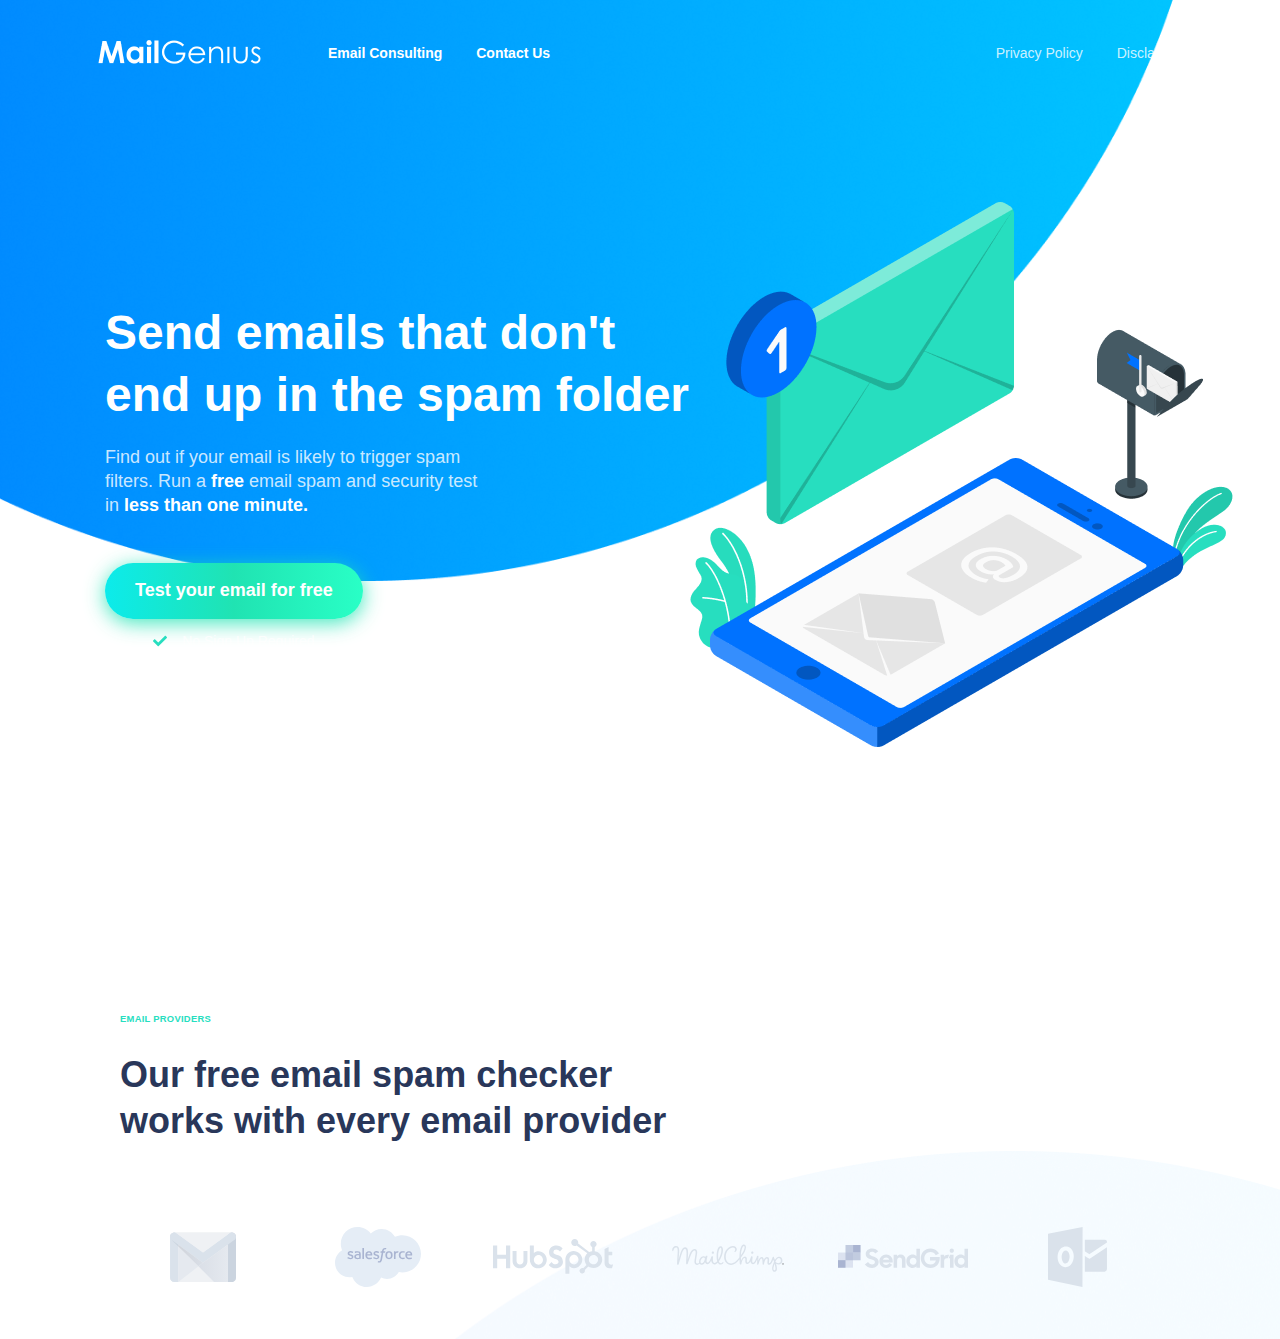
<file: homework-3.2/index.html>
<!DOCTYPE html>
<html lang="en">
<head>
    <meta charset="UTF-8">
    <meta name="viewport" content="width=device-width, initial-scale=1.0">
    <title>MailGenius Home page</title>
    <link rel="stylesheet" href="css/style.css">
</head>
<body class="bg-home">
    <header class="header">
        <div class="container d-flex align-items-center">
          <a href="#" class="logo">
            <img src="img/logo.png" alt="logo">
          </a>
          <nav class="main-header-nav">
            <a href="#">Email Consulting</a>
            <a href="#">Contact Us</a>
          </nav>
          <nav class="info-header-nav">
            <a href="#">Privacy Policy</a>
            <a href="#">Disclaimer</a>
          </nav>
        </div>
      </header>
          <!-- /.header -->
       <main class="main">
        <section class="inner d-flex align-items-center">
            <div class="container">
              <div class="inner-call-to-action">
                <h1 class="call-to-action-title">Send emails that don't end up in the spam folder</h1>
                <p class="call-to-action-desq">Find out if your email is likely to trigger spam filters. Run a <strong>free</strong> email spam and security test in <strong>less than one minute.</strong></p>
                <div class="test-your-email">
                    <button class="btn btn-default">Test your email for free </button>
                    <div class="email-not-required d-flex align-items-center justify-content-center ">
                      <svg width="14" height="12" viewBox="0 0 14 12" fill="none" xmlns="http://www.w3.org/2000/svg">
                        <path d="M4.75526 11.0149L0.205261 6.46494C-0.0680947 6.19159 -0.0680947 5.74837 0.205261 5.47499L1.19519 4.48504C1.46854 4.21166 1.91178 4.21166 2.18514 4.48504L5.25024 7.55011L11.8153 0.985046C12.0887 0.711691 12.5319 0.711691 12.8053 0.985046L13.7952 1.975C14.0686 2.24835 14.0686 2.69157 13.7952 2.96495L5.74521 11.015C5.47183 11.2883 5.02862 11.2883 4.75526 11.0149Z" fill="#27DEBF"/>
                        </svg>
                      <span>No Sign Up Required</span>
                    </div>
                </div>
              </div>
              <div class="inner-services-wrap">
                <div class="container">
                    <h6 class="email-providers">email providers</h6>
                  <h3 class="inner-services-title">Our free email spam checker works with every email provider</h3>
                  <div class="inner-services-list d-flex justify-content-between">
                    <div class="inner-service-list-item gmail-icon d-flex align-items-center justify-content-center">
                      <svg width="90" height="50" viewBox="0 0 90 50" fill="none" xmlns="http://www.w3.org/2000/svg">
                        <g clip-path="url(#clip0)">
                        <path class="fill-black" d="M73.8548 50H16.1936C15.1013 50 14.0537 49.5661 13.2813 48.7937C12.5089 48.0213 12.075 46.9737 12.075 45.8813V4.69466C12.075 3.60232 12.5089 2.55472 13.2813 1.78232C14.0537 1.00992 15.1013 0.575989 16.1936 0.575989H73.8548C74.9472 0.575989 75.9948 1.00992 76.7672 1.78232C77.5396 2.55472 77.9735 3.60232 77.9735 4.69466V45.8813C77.9735 46.9737 77.5396 48.0213 76.7672 48.7937C75.9948 49.5661 74.9472 50 73.8548 50Z" fill="#EFF1F4"/>
                        <path  d="M20.3123 50H16.1936C15.1013 50 14.0537 49.5661 13.2813 48.7937C12.5089 48.0213 12.075 46.9737 12.075 45.8813V4.69466C12.075 4.15378 12.1815 3.61821 12.3885 3.11851C12.5954 2.61881 12.8988 2.16477 13.2813 1.78232C13.6637 1.39986 14.1178 1.09649 14.6175 0.889503C15.1172 0.682521 15.6528 0.575989 16.1936 0.575989C16.7345 0.575989 17.2701 0.682521 17.7698 0.889503C18.2695 1.09649 18.7235 1.39986 19.106 1.78232C19.4884 2.16477 19.7918 2.61881 19.9988 3.11851C20.2058 3.61821 20.3123 4.15378 20.3123 4.69466V50Z" fill="#DAE2EB"/>
                        <path d="M69.7367 50H73.8554C74.9477 50 75.9953 49.5661 76.7677 48.7937C77.5401 48.0213 77.974 46.9737 77.974 45.8813V4.69466C77.974 3.60232 77.5401 2.55472 76.7677 1.78232C75.9953 1.00992 74.9477 0.575989 73.8554 0.575989C72.763 0.575989 71.7154 1.00992 70.943 1.78232C70.1706 2.55472 69.7367 3.60232 69.7367 4.69466V50Z" fill="#CBD4DF"/>
                        <path  d="M76.2147 8.07195C76.6582 7.76221 77.0364 7.36815 77.3276 6.91226C77.6188 6.45638 77.8174 5.94759 77.912 5.41496C78.0066 4.88234 77.9953 4.33629 77.8789 3.808C77.7625 3.27972 77.5431 2.77954 77.2334 2.33603C76.9236 1.89252 76.5296 1.51435 76.0737 1.22313C75.6178 0.93191 75.109 0.733334 74.5764 0.63874C74.0437 0.544147 73.4977 0.555389 72.9694 0.671825C72.4411 0.78826 71.9409 1.00761 71.4974 1.31735L45.0281 20.5886L45.0253 20.5899L45.0226 20.5886L18.5532 1.31735C17.6575 0.691803 16.55 0.4477 15.4743 0.63874C14.3986 0.82978 13.4428 1.44031 12.8173 2.33603C12.1917 3.23174 11.9476 4.33927 12.1387 5.41496C12.3297 6.49066 12.9403 7.4464 13.836 8.07195L13.7261 7.99095L45.0253 30.7795L76.2147 8.07195ZM76.3259 7.99095L45.0253 30.7795L76.3259 7.99095Z" fill="#DAE2EB"/>
                        <path class="fill-black" d="M73.8553 0.575994C72.978 0.575994 72.1639 0.850572 71.4967 1.31735L45.0274 20.5886L45.0246 20.59L45.0219 20.5886L18.5526 1.31735C17.8613 0.833553 17.0377 0.574672 16.194 0.575994H73.8553Z" fill="#EFF1F4"/>
                        <path  class="fill-black" d="M20.3143 14.5629L13.373 7.6875L13.3702 7.69299C13.5158 7.83028 13.6709 7.95658 13.8356 8.07191L13.7258 7.99091L20.3157 12.7892L20.3143 14.6124" fill="#CBD4DF"/>
                        <path class="fill-black" d="M40.4503 34.3367L20.3129 50L20.3142 14.3914L40.4462 34.3312" fill="#E5E9EF"/>
                        <path class="fill-black" d="M40.4496 34.3366L45.0241 30.7795L20.3135 12.7892V14.3913L40.4455 34.3311L40.4496 34.3366Z" fill="url(#paint0_linear)"/>
                        <path class="fill-black" d="M56.0912 50H69.7363V12.7878L45.0243 30.7796L40.4457 34.3312L56.0912 50Z" fill="url(#paint1_linear)"/>
                        </g>
                        <defs>
                        <linearGradient id="paint0_linear" x1="20.3135" y1="23.5636" x2="45.0241" y2="23.5636" gradientUnits="userSpaceOnUse">
                        <stop stop-color="#D0D4DB"/>
                        <stop offset="1" stop-color="#DADFE7"/>
                        </linearGradient>
                        <linearGradient id="paint1_linear" x1="40.4457" y1="31.3932" x2="69.7363" y2="31.3932" gradientUnits="userSpaceOnUse">
                        <stop stop-color="#DADFE7"/>
                        <stop offset="1" stop-color="#E5E9EF"/>
                        </linearGradient>
                        <clipPath id="clip0">
                        <rect width="89.67" height="50" fill="white"/>
                        </clipPath>
                        </defs>
                        </svg>
                    </div>
                    <div class="inner-service-list-item salesforce-icon d-flex align-items-center justify-content-center">
                      <svg width="86" height="60" viewBox="0 0 86 60" fill="none" xmlns="http://www.w3.org/2000/svg">
                        <g clip-path="url(#clip04)">
                        <path class="fill-black" d="M35.7881 6.54544C38.5617 3.66514 42.423 1.87869 46.6936 1.87869C52.3706 1.87869 57.3235 5.03373 59.9612 9.71747C62.2533 8.69679 64.7905 8.12897 67.4598 8.12897C77.6989 8.12897 86 16.4746 86 26.7688C86 37.0642 77.6989 45.4098 67.4598 45.4098C66.2334 45.4105 65.01 45.289 63.8079 45.0471C61.4852 49.1765 57.059 51.9665 51.9786 51.9665C49.8518 51.9665 47.8403 51.4769 46.0493 50.6063C43.6946 56.1264 38.2088 59.997 31.8151 59.997C25.1569 59.997 19.4823 55.798 17.3042 49.9091C16.3523 50.1106 15.3661 50.2156 14.3542 50.2156C6.42676 50.2157 0 43.7444 0 35.7603C0 30.4099 2.8875 25.7382 7.17769 23.2389C6.29444 21.2133 5.80315 18.9776 5.80315 16.6271C5.80315 7.44523 13.2822 0.0020752 22.507 0.0020752C27.9231 0.0020752 32.7364 2.56861 35.7881 6.54544Z" fill="#E5EDF6"/>
                        <path  d="M12.4562 31.1145C12.4023 31.255 12.4758 31.2843 12.493 31.3087C12.6546 31.4259 12.8189 31.5102 12.9842 31.6042C13.8614 32.0681 14.6896 32.2036 15.5557 32.2036C17.3198 32.2036 18.415 31.2683 18.415 29.7628V29.7336C18.415 28.3415 17.179 27.8361 16.0188 27.471L15.8681 27.4222C14.9934 27.1389 14.2388 26.8948 14.2388 26.3209V26.2904C14.2388 25.7995 14.6798 25.4381 15.3634 25.4381C16.1229 25.4381 17.0246 25.6896 17.6053 26.0095C17.6053 26.0095 17.7755 26.1194 17.838 25.9546C17.8723 25.8666 18.1664 25.0779 18.197 24.9924C18.2301 24.8996 18.1713 24.8312 18.1113 24.7946C17.4485 24.3928 16.5321 24.1181 15.584 24.1181L15.4076 24.1193C13.7929 24.1193 12.6659 25.0912 12.6659 26.4844V26.5137C12.6659 27.9825 13.9093 28.4587 15.0744 28.7909L15.2618 28.8483C16.1108 29.1083 16.8422 29.3318 16.8422 29.9276V29.957C16.8422 30.5015 16.3669 30.9069 15.6 30.9069C15.3023 30.9069 14.3528 30.9008 13.3275 30.2548C13.2037 30.1827 13.1315 30.1303 13.0359 30.0729C12.9857 30.0411 12.8595 29.9861 12.8044 30.1523L12.4562 31.1145ZM38.2818 31.1145C38.2279 31.255 38.3014 31.2843 38.3186 31.3087C38.4802 31.4259 38.6445 31.5102 38.8098 31.6042C39.6869 32.0681 40.5152 32.2036 41.3813 32.2036C43.1453 32.2036 44.2406 31.2683 44.2406 29.7628V29.7336C44.2406 28.3415 43.0045 27.8361 41.8443 27.471L41.6937 27.4222C40.8189 27.1389 40.0642 26.8948 40.0642 26.3209V26.2904C40.0642 25.7995 40.5052 25.4381 41.1889 25.4381C41.9484 25.4381 42.8501 25.6896 43.4308 26.0095C43.4308 26.0095 43.6011 26.1194 43.6635 25.9546C43.6977 25.8666 43.9918 25.0779 44.0225 24.9924C44.0556 24.8996 43.9967 24.8312 43.9367 24.7946C43.2739 24.3928 42.3576 24.1181 41.4094 24.1181L41.2329 24.1193C39.6183 24.1193 38.4913 25.0912 38.4913 26.4844V26.5137C38.4913 27.9825 39.7347 28.4587 40.8998 28.7909L41.0872 28.8483C41.9362 29.1083 42.6688 29.3318 42.6688 29.9276V29.957C42.6688 30.5015 42.1923 30.9069 41.4253 30.9069C41.1277 30.9069 40.1783 30.9008 39.1529 30.2548C39.0291 30.1827 38.9557 30.1327 38.8626 30.0729C38.8307 30.0521 38.6813 29.9947 38.6298 30.1523L38.2818 31.1145ZM55.9123 28.1656C55.9123 29.0166 55.7531 29.6869 55.4394 30.1607C55.1294 30.6296 54.6603 30.8579 54.0062 30.8579C53.3508 30.8579 52.8841 30.6308 52.579 30.1607C52.2702 29.6882 52.1135 29.0166 52.1135 28.1656C52.1135 27.3158 52.2702 26.6466 52.579 26.1777C52.8841 25.7138 53.3508 25.4879 54.0062 25.4879C54.6604 25.4879 55.1295 25.7138 55.4407 26.1777C55.7531 26.6465 55.9123 27.3157 55.9123 28.1656ZM57.3849 26.588C57.2403 26.1008 57.0149 25.671 56.7148 25.3133C56.4146 24.9543 56.0349 24.6662 55.584 24.4562C55.1344 24.2474 54.6028 24.1412 54.0062 24.1412C53.4083 24.1412 52.8767 24.2474 52.427 24.4562C51.9762 24.6662 51.5965 24.9544 51.2951 25.3133C50.9962 25.6723 50.7707 26.1021 50.625 26.588C50.4817 27.0727 50.4094 27.6026 50.4094 28.1656C50.4094 28.7285 50.4817 29.2596 50.625 29.7431C50.7707 30.229 50.995 30.6589 51.2964 31.0178C51.5965 31.3768 51.9775 31.6637 52.4271 31.8676C52.8779 32.0715 53.4083 32.1753 54.0063 32.1753C54.6029 32.1753 55.1333 32.0715 55.5841 31.8676C56.0337 31.6637 56.4146 31.3767 56.7149 31.0178C57.015 30.66 57.2404 30.2302 57.385 29.7431C57.5296 29.2584 57.6018 28.7272 57.6018 28.1656C57.6018 27.6039 57.5294 27.0727 57.3849 26.588ZM69.4771 30.6306C69.4282 30.4877 69.2897 30.5414 69.2897 30.5414C69.0754 30.6233 68.8474 30.699 68.6049 30.7368C68.3586 30.7746 68.0879 30.7942 67.7975 30.7942C67.0846 30.7942 66.5186 30.583 66.1132 30.1654C65.7064 29.7478 65.4785 29.0726 65.4809 28.1593C65.4834 27.3278 65.6843 26.7026 66.0458 26.2265C66.4047 25.7528 66.9511 25.5097 67.68 25.5097C68.2877 25.5097 68.7507 25.5793 69.2358 25.7319C69.2358 25.7319 69.3521 25.7819 69.4072 25.6306C69.5358 25.274 69.6314 25.0188 69.7686 24.6269C69.8079 24.5158 69.7123 24.4682 69.678 24.4547C69.4869 24.3802 69.036 24.2594 68.6955 24.2081C68.377 24.1593 68.0046 24.1336 67.5905 24.1336C66.9717 24.1336 66.4205 24.2387 65.9489 24.4487C65.4784 24.6574 65.0791 24.9456 64.7631 25.3046C64.447 25.6636 64.2069 26.0933 64.0464 26.5793C63.8871 27.064 63.8063 27.5964 63.8063 28.1593C63.8063 29.3766 64.1358 30.3607 64.7864 31.0811C65.4381 31.804 66.417 32.1715 67.6935 32.1715C68.4482 32.1715 69.2224 32.0189 69.7786 31.8003C69.7786 31.8003 69.8852 31.749 69.8386 31.6258L69.4771 30.6306ZM72.0536 27.3503C72.1234 26.8778 72.2545 26.4846 72.4567 26.1782C72.7617 25.713 73.2272 25.4578 73.8815 25.4578C74.5357 25.4578 74.9681 25.7142 75.278 26.1782C75.4839 26.4846 75.5733 26.8949 75.6089 27.3503H72.0536ZM77.0115 26.3112C76.8866 25.8411 76.5766 25.3661 76.3732 25.1487C76.0522 24.8044 75.7387 24.5639 75.4275 24.4296C75.0207 24.2562 74.5331 24.1414 73.9991 24.1414C73.3767 24.1414 72.8119 24.2453 72.3538 24.4601C71.8944 24.675 71.5086 24.9681 71.2059 25.3332C70.9032 25.697 70.6755 26.1305 70.5308 26.6225C70.3851 27.1122 70.3116 27.6458 70.3116 28.2085C70.3116 28.7813 70.3876 29.3148 70.5382 29.7946C70.6902 30.2782 70.9327 30.7043 71.261 31.0571C71.5881 31.4125 72.0095 31.6909 72.5143 31.8849C73.0154 32.0779 73.6242 32.178 74.3237 32.1767C75.7632 32.1718 76.5215 31.852 76.8339 31.6798C76.8891 31.6493 76.9417 31.5956 76.8755 31.4417L76.5496 30.532C76.5007 30.3965 76.3622 30.4466 76.3622 30.4466C76.0056 30.5784 75.4986 30.8153 74.3163 30.8129C73.5433 30.8117 72.9699 30.5846 72.6109 30.2292C72.2422 29.8654 72.0621 29.3305 72.0303 28.576L77.0151 28.5809C77.0151 28.5809 77.1461 28.5785 77.1597 28.4514C77.1646 28.3979 77.3313 27.4308 77.0115 26.3112ZM32.1325 27.3503C32.2035 26.8778 32.3334 26.4846 32.5356 26.1782C32.8406 25.713 33.3061 25.4578 33.9603 25.4578C34.6145 25.4578 35.047 25.7142 35.3581 26.1782C35.5626 26.4846 35.6521 26.8949 35.6876 27.3503H32.1325ZM37.0891 26.3112C36.9642 25.8411 36.6555 25.3661 36.4521 25.1487C36.1311 24.8044 35.8175 24.5639 35.5064 24.4296C35.0996 24.2562 34.6121 24.1414 34.078 24.1414C33.4569 24.1414 32.8909 24.2453 32.4327 24.4601C31.9733 24.675 31.5874 24.9681 31.2848 25.3332C30.9822 25.697 30.7544 26.1305 30.6098 26.6225C30.4653 27.1122 30.3906 27.6458 30.3906 28.2085C30.3906 28.7813 30.4665 29.3148 30.6172 29.7946C30.7692 30.2782 31.0118 30.7043 31.34 31.0571C31.6671 31.4125 32.0885 31.6909 32.5933 31.8849C33.0944 32.0779 33.7032 32.178 34.4027 32.1767C35.8421 32.1718 36.6005 31.852 36.9129 31.6798C36.9681 31.6493 37.0207 31.5956 36.9545 31.4417L36.6299 30.532C36.5796 30.3965 36.4413 30.4466 36.4413 30.4466C36.0848 30.5784 35.5788 30.8153 34.3942 30.8129C33.6224 30.8117 33.0491 30.5846 32.6901 30.2292C32.3213 29.8654 32.1413 29.3305 32.1094 28.576L37.0942 28.5809C37.0942 28.5809 37.2252 28.5785 37.2387 28.4514C37.2434 28.3979 37.41 27.4308 37.0891 26.3112ZM21.3579 30.6034C21.1631 30.4483 21.1362 30.4092 21.07 30.3091C20.972 30.1565 20.9218 29.9391 20.9218 29.6632C20.9218 29.226 21.0663 28.9123 21.3665 28.701C21.3629 28.7023 21.7953 28.3287 22.8121 28.342C23.5262 28.3518 24.1645 28.4568 24.1645 28.4568V30.7157H24.1657C24.1657 30.7157 23.5324 30.8512 22.8194 30.8939C21.805 30.955 21.3542 30.6022 21.3579 30.6034ZM23.3413 27.1125C23.1391 27.0979 22.8769 27.0893 22.5633 27.0893C22.1358 27.0893 21.7229 27.143 21.3358 27.2468C20.9463 27.3505 20.5959 27.513 20.2945 27.7278C19.9936 27.9419 19.7462 28.2222 19.5717 28.5471C19.3953 28.8744 19.3059 29.2602 19.3059 29.6925C19.3059 30.132 19.3818 30.5142 19.5338 30.8268C19.6857 31.1406 19.905 31.4019 20.1842 31.6034C20.4611 31.8049 20.8029 31.9525 21.1998 32.0417C21.5906 32.1308 22.034 32.1759 22.5192 32.1759C23.03 32.1759 23.5397 32.1345 24.0334 32.0502C24.5222 31.9671 25.1225 31.8462 25.289 31.8085C25.4058 31.7804 25.5222 31.7507 25.6382 31.7193C25.762 31.6889 25.7522 31.5569 25.7522 31.5569L25.7497 27.0136C25.7497 26.0172 25.4826 25.2785 24.9571 24.8206C24.4339 24.364 23.6634 24.1331 22.6675 24.1331C22.2938 24.1331 21.6923 24.1845 21.3321 24.2565C21.3321 24.2565 20.243 24.4665 19.7946 24.8157C19.7946 24.8157 19.6966 24.8768 19.7505 25.0136L20.1034 25.9587C20.1475 26.0808 20.2663 26.0393 20.2663 26.0393C20.2663 26.0393 20.3043 26.0246 20.3485 25.9989C21.3077 25.4788 22.5205 25.4947 22.5205 25.4947C23.0596 25.4947 23.4736 25.6021 23.7529 25.8157C24.0249 26.0233 24.1633 26.3371 24.1633 26.9988V27.2089C23.7345 27.1479 23.3413 27.1125 23.3413 27.1125ZM63.5459 24.5526C63.5838 24.4402 63.5042 24.3865 63.4711 24.3743C63.3866 24.3414 62.9628 24.2522 62.6356 24.2314C62.0097 24.1936 61.6618 24.2986 61.3505 24.4378C61.0418 24.577 60.6989 24.8016 60.5077 25.0568V24.4525C60.5077 24.3682 60.4477 24.301 60.3643 24.301H59.0866C59.0033 24.301 58.9433 24.3681 58.9433 24.4525V31.8627C58.9433 31.9457 59.0119 32.0141 59.0952 32.0141H60.4048C60.4449 32.0139 60.4833 31.9978 60.5115 31.9694C60.5398 31.941 60.5556 31.9027 60.5554 31.8627V28.1607C60.5554 27.6637 60.6106 27.168 60.7209 26.8567C60.8287 26.5489 60.9757 26.3023 61.157 26.1252C61.3395 25.9494 61.5466 25.8261 61.7732 25.7565C62.0047 25.6857 62.2607 25.6625 62.4421 25.6625C62.703 25.6625 62.9897 25.7296 62.9897 25.7296C63.0852 25.7406 63.1391 25.682 63.1709 25.5953C63.2567 25.3682 63.4993 24.6881 63.5459 24.5526Z" fill="#A9B4D1"/>
                        <path d="M51.2537 21.1182C51.0944 21.0693 50.9499 21.0363 50.7612 21.001C50.57 20.9668 50.3422 20.9496 50.0837 20.9496C49.182 20.9496 48.4714 21.2036 47.9729 21.7042C47.4767 22.2024 47.1398 22.9606 46.9707 23.9582L46.9094 24.294H45.7775C45.7775 24.294 45.6403 24.2891 45.6109 24.4381L45.426 25.4723C45.4125 25.57 45.4554 25.6322 45.5876 25.6322H46.689L45.5717 31.8495C45.4847 32.3502 45.3842 32.7617 45.2727 33.0742C45.1637 33.3819 45.0572 33.6127 44.9249 33.7812C44.7975 33.9424 44.6774 34.062 44.469 34.1316C44.2976 34.189 44.0991 34.2158 43.8823 34.2158C43.7622 34.2158 43.6018 34.1962 43.4829 34.1718C43.3653 34.1486 43.3028 34.123 43.2134 34.0851C43.2134 34.0851 43.0848 34.0363 43.0333 34.1645C42.9928 34.2707 42.6988 35.0753 42.6633 35.1743C42.629 35.2731 42.678 35.3501 42.7404 35.3733C42.8875 35.4246 42.9964 35.4587 43.1962 35.5063C43.4731 35.5711 43.707 35.5747 43.9263 35.5747C44.3844 35.5747 44.8034 35.51 45.1501 35.3855C45.4981 35.2598 45.8018 35.0411 46.0714 34.7457C46.3617 34.4258 46.5442 34.0912 46.7183 33.6334C46.891 33.1816 47.0393 32.6199 47.1568 31.9655L48.2802 25.6322H49.9218C49.9218 25.6322 50.0602 25.6371 50.0885 25.4869L50.2746 24.454C50.2869 24.3551 50.2452 24.2941 50.1116 24.2941H48.5178C48.5264 24.2587 48.5987 23.6994 48.7813 23.1732C48.8597 22.9498 49.0066 22.7678 49.1304 22.6433C49.253 22.5212 49.3939 22.4345 49.5483 22.3844C49.7063 22.3331 49.8864 22.3087 50.0837 22.3087C50.2331 22.3087 50.3813 22.3258 50.4927 22.349C50.6471 22.382 50.7071 22.3991 50.7476 22.4113C50.9106 22.4602 50.9326 22.4125 50.9645 22.3345L51.3455 21.2917C51.3847 21.1792 51.2879 21.1315 51.2537 21.1182ZM28.9849 31.863C28.9849 31.9461 28.9249 32.0132 28.8415 32.0132H27.5197C27.4364 32.0132 27.3776 31.9461 27.3776 31.863V21.2598C27.3776 21.1768 27.4364 21.1097 27.5197 21.1097H28.8415C28.9249 21.1097 28.9849 21.1768 28.9849 21.2598V31.863Z" fill="#A9B4D1"/>
                        </g>
                        <defs>
                        <clipPath id="clip04">
                        <rect width="86" height="60" fill="white"/>
                        </clipPath>
                        </defs>
                        </svg>
                    </div>
                     <div class="inner-service-list-item hubspot-icon d-flex align-items-center justify-content-center">
                      <svg width="120" height="35" viewBox="0 0 120 35" fill="none" xmlns="http://www.w3.org/2000/svg">
                        <g clip-path="url(#clip01)">
                        <path class="fill-black" d="M0.013916 6.50873H4.19798V15.8194H13.0224V6.50873H17.2119V29.3636H13.0224V19.8574H4.19798V29.3636H0.013916V6.50873ZM30.467 21.9194C30.467 23.8326 28.9107 25.3895 27.001 25.3895C25.0906 25.3895 23.5353 23.8326 23.5353 21.9194V12.0796H19.5674V21.9194C19.5674 26.0245 22.9023 29.3636 27.001 29.3636C31.0988 29.3636 34.4335 26.0245 34.4335 21.9194V12.0796H30.467V21.9194ZM45.5106 12.1949C43.5423 12.1949 42.1684 12.7669 40.8416 14.0715V6.50873H36.8607V20.5245C36.8607 25.7707 40.6477 29.3636 44.9024 29.3636C49.6323 29.3636 53.7765 25.7066 53.7765 20.7795C53.7765 15.9147 49.955 12.1949 45.5106 12.1949ZM45.6095 25.6749C42.912 25.6749 40.8493 23.4185 40.8493 20.7795C40.8493 18.1399 42.912 15.8828 45.6095 15.8828C47.8951 15.8828 49.959 18.1399 49.959 20.7795C49.959 23.4185 47.8951 25.6749 45.6095 25.6749ZM60.4625 13.1994C60.4625 11.1951 61.7959 10.5596 63.2556 10.5596C64.4307 10.5596 65.9858 11.4498 67.0006 12.531L69.6029 9.47903C68.3024 7.7306 65.6682 6.52211 63.5096 6.52211C59.1922 6.52211 56.0813 9.03394 56.0813 13.1994C56.0813 20.925 65.5728 18.4761 65.5728 22.8011C65.5728 24.135 64.2718 25.3125 62.7807 25.3125C60.4309 25.3125 59.6687 24.1678 58.5899 22.9593L55.7007 25.9475C57.5429 28.2051 59.8276 29.3502 62.5578 29.3502C66.6524 29.3502 69.9538 26.8067 69.9538 22.8319C69.9538 14.248 60.4625 16.919 60.4625 13.1994ZM80.4336 11.9709C76.1795 11.9709 72.392 15.5617 72.392 20.809V34.861H76.3726V27.2623C77.6996 28.5659 79.0728 29.1389 81.0418 29.1389C85.486 29.1389 89.308 25.4195 89.308 20.5548C89.308 15.6269 85.1626 11.9709 80.4336 11.9709ZM81.1409 25.4515C78.4438 25.4515 76.3808 23.192 76.3808 20.5548C76.3808 17.9153 78.4438 15.6581 81.1409 15.6581C83.4261 15.6581 85.4902 17.9153 85.4902 20.5548C85.4902 23.192 83.4261 25.4515 81.1409 25.4515ZM118.61 25.6749C116.262 25.6749 115.595 24.658 115.595 23.0995V16.2006H119.245V12.7038H115.595V8.09329L111.565 9.9051V23.958C111.565 27.5511 114.04 29.3636 117.435 29.3636C117.943 29.3636 118.642 29.3307 119.023 29.2366L120.008 25.6125C119.563 25.6432 119.056 25.6749 118.61 25.6749Z" fill="#DAE2EB"/>
                        <path class="fill-black" d="M108.112 16.404C107.349 15.0889 106.276 14.0347 104.934 13.241C103.931 12.6562 102.891 12.2851 101.719 12.1257V7.94711C102.891 7.44873 103.618 6.34564 103.618 5.05873C103.618 3.30468 102.214 1.88326 100.464 1.88326C98.7127 1.88326 97.2837 3.30468 97.2837 5.05873C97.2837 6.34564 97.969 7.44873 99.1409 7.94711V12.1275C98.2034 12.2632 97.2312 12.556 96.3434 13.0057C94.5301 11.6264 88.584 7.10107 85.1056 4.45801C85.1881 4.16011 85.2516 3.85306 85.2516 3.5291C85.2516 1.5863 83.6808 0.0115967 81.7404 0.0115967C79.8001 0.0115967 78.23 1.5863 78.23 3.5291C78.23 5.47166 79.8017 7.04684 81.7421 7.04684C82.404 7.04684 83.0161 6.85293 83.5444 6.53414L84.2785 7.09191L94.3651 14.3711C93.8319 14.8615 93.3352 15.4192 92.9379 16.0451C92.1329 17.3209 91.6409 18.7247 91.6409 20.256V20.5755C91.6409 21.6504 91.8448 22.6653 92.1922 23.6186C92.498 24.451 92.9452 25.2078 93.499 25.8921L90.1515 29.2533C89.6663 29.0724 89.1394 29.0353 88.6338 29.1464C88.1281 29.2575 87.6651 29.512 87.3001 29.8796C87.0473 30.1315 86.847 30.4312 86.7107 30.7612C86.5744 31.0912 86.5048 31.4451 86.506 31.8022C86.5062 32.5283 86.7886 33.2107 87.3015 33.7241C87.5528 33.9775 87.8519 34.1784 88.1813 34.3151C88.5107 34.4519 88.8639 34.5218 89.2205 34.5209C89.5772 34.5218 89.9306 34.4518 90.2601 34.3151C90.5896 34.1783 90.8888 33.9775 91.1403 33.7241C91.3929 33.4722 91.5932 33.1727 91.7295 32.8428C91.8659 32.5129 91.9357 32.1593 91.9348 31.8022C91.9348 31.5212 91.8915 31.247 91.8099 30.9865L95.27 27.5204C95.7444 27.8486 96.2567 28.1249 96.8075 28.3631C97.8938 28.8336 99.0929 29.1202 100.405 29.1202H100.646C102.096 29.1202 103.465 28.7789 104.751 28.0807C106.107 27.3429 107.168 26.3339 107.97 25.0459C108.775 23.7543 109.219 22.3272 109.219 20.7572V20.6788C109.219 19.1344 108.862 17.7094 108.112 16.404ZM103.885 23.6749C102.946 24.7203 101.866 25.3642 100.646 25.3642H100.445C99.7475 25.3642 99.0657 25.1712 98.3982 24.8203C97.6458 24.4339 97.074 23.8827 96.6059 23.1848C96.1222 22.4998 95.8597 21.7519 95.8597 20.9589V20.718C95.8597 19.9384 96.009 19.1992 96.3854 18.501C96.7878 17.7379 97.3313 17.1444 98.0541 16.6726C98.7638 16.204 99.5218 15.9742 100.366 15.9742H100.445C101.21 15.9742 101.935 16.1253 102.619 16.4758C103.315 16.8496 103.885 17.3601 104.326 18.0318C104.755 18.7036 105.01 19.4283 105.092 20.2178C105.105 20.3818 105.111 20.5499 105.111 20.7105C105.111 21.7819 104.702 22.7742 103.885 23.6749Z" fill="#DAE2EB"/>
                        </g>
                        <defs>
                        <clipPath id="clip01">
                        <rect width="120" height="35" fill="white"/>
                        </clipPath>
                        </defs>
                        </svg>
                    </div>
                  <div class="inner-service-list-item mailchimp-icon d-flex align-items-center justify-content-center">
                    <svg width="164" height="82" viewBox="0 0 164 82" fill="none" xmlns="http://www.w3.org/2000/svg">
                      <g clip-path="url(#clip02)">
                      <path class="fill-black" d="M57.5235 41.6941V41.6935V41.6941ZM132.534 48.4949L132.572 48.4954C134.831 48.4954 136.42 46.9306 136.438 44.6912C136.446 43.5823 136.126 42.5671 135.536 41.8338C134.912 41.0575 134.038 40.6437 133.009 40.6355H132.988C131.6 40.6355 130.31 41.6892 129.046 43.8572L128.945 44.0303L128.881 43.8417C128.562 42.9126 128.277 42.1385 128.107 41.6752C127.988 41.3521 127.936 41.207 127.923 41.16C127.862 40.9255 127.662 40.7798 127.399 40.7798C127.237 40.7798 127.066 40.8347 126.903 40.938C126.742 41.0405 126.653 41.1657 126.62 41.333L126.612 41.3582C125.347 45.3043 124.304 47.22 123.42 47.22C123.291 47.2189 123.191 47.1771 123.116 47.0935C122.884 46.8377 122.941 46.2292 123.02 45.3868C123.078 44.768 123.143 44.0674 123.116 43.324C123.064 41.8947 122.282 41.0364 121.025 41.0271C119.427 41.0266 118.392 42.7284 117.915 43.7427L117.772 44.045L117.741 43.7115C117.622 42.4564 117.2 40.9572 115.87 40.9473C114.319 40.9473 113.137 42.7677 112.416 44.2957L112.223 44.7051L112.242 44.253C112.327 42.2153 112.398 41.0121 112.451 40.6784C112.503 40.3435 112.476 40.1189 112.366 39.9901C112.262 39.8696 112.067 39.825 111.78 39.8431C111.283 39.8745 111.029 40.1768 110.647 41.1901C110.019 42.8541 108.421 46.7256 107.145 46.7256C106.892 46.7237 106.692 46.6376 106.545 46.4689C106.01 45.8558 106.224 44.1978 106.52 41.9037L106.543 41.7302C106.683 40.6439 106.444 40.4121 105.854 40.3036C105.795 40.2925 105.735 40.2867 105.674 40.2861C105.203 40.2861 104.983 40.7374 104.543 41.9915C103.76 44.223 102.753 46.5698 101.575 46.5698C101.532 46.5698 101.489 46.5665 101.446 46.5597C100.822 46.4533 100.836 45.5278 100.853 44.355C100.862 43.7208 100.872 43.0017 100.775 42.3525C100.599 41.1876 99.9126 40.4603 98.983 40.4529C97.1287 40.4529 95.8782 42.8276 95.2965 44.2435L95.1648 44.5638L95.1208 44.2199C95.0065 43.3111 94.9315 42.3978 94.8958 41.4825L94.8942 41.4484L94.9152 41.4216C98.3857 37.0529 99.9432 33.9003 99.964 31.1992C99.9774 29.4737 99.1812 28.4372 97.8344 28.4265C96.8496 28.4265 94.5082 29.2468 93.6945 36.8443C93.5425 38.2706 93.4604 39.7035 93.4485 41.1378L93.448 41.1663L93.4319 41.1892C91.8441 43.4874 88.4553 47.4406 85.1375 47.4406C82.1399 47.4406 79.7482 45.0153 79.7482 40.7344C79.7482 34.9955 83.8102 31.472 86.8672 31.472H86.8926C87.5568 31.4769 88.1264 31.6625 88.5397 32.0085C88.9689 32.3677 89.1938 32.8712 89.1892 33.4643C89.1832 34.2567 88.9249 34.664 88.6753 35.0573C88.6116 35.1587 88.5474 35.2593 88.4889 35.3659C88.4298 35.4736 88.376 35.6296 88.4544 35.7633C88.5348 35.9002 88.7401 35.9863 88.9902 35.9883C89.7178 35.9883 90.8182 34.9348 90.8303 33.3479C90.8428 31.6868 89.4436 29.9752 86.9473 29.9752C83.1695 29.9752 78.0814 34.1255 78.0814 40.8517C78.0814 45.6096 81.0646 48.898 85.1056 48.898C87.9731 48.898 90.8098 46.8448 93.322 43.4153L93.4759 43.2075L93.4868 43.4655C93.5401 44.721 93.6311 45.7099 93.6975 46.4323C93.7404 46.8967 93.7716 47.2321 93.7705 47.4171C93.7672 47.8225 93.8331 48.1045 93.9733 48.2773C94.113 48.4503 94.3349 48.532 94.6717 48.5342C95.2359 48.5342 95.349 48.1496 95.5723 47.2006L95.6366 46.9298C95.9143 45.7799 96.9398 42.0264 98.4822 42.0264C98.7342 42.0289 98.9286 42.1033 99.0666 42.2495C99.4072 42.6108 99.37 43.3524 99.3268 44.2115C99.2995 44.7475 99.2722 45.301 99.3257 45.8403C99.4709 47.296 100.1 48.0081 101.247 48.0163C102.426 48.0168 103.656 46.7472 104.305 45.5675L104.428 45.3453L104.475 45.5951C104.595 46.2265 105.131 48.2989 106.808 48.2989C108.329 48.2989 109.633 46.698 111.062 43.403L111.25 42.9727L111.238 43.442C111.208 44.6906 111.14 46.2153 111.14 47.3942C111.139 48.306 111.231 48.6539 111.653 48.6539L111.748 48.6583C112.153 48.6583 112.427 48.417 112.564 47.9397C113.64 44.1904 114.57 42.4444 115.491 42.4444C116.393 42.4512 116.477 44.1005 116.55 47.0148L116.555 47.2192C116.576 48.2385 116.613 48.6895 117.246 48.6941C117.727 48.6941 117.846 48.3167 118.095 47.3873C118.142 47.2102 118.194 47.0159 118.255 46.8059C119.123 43.7925 119.843 42.563 120.74 42.563C121.507 42.5687 121.55 43.36 121.564 43.62C121.594 44.1768 121.536 44.7598 121.481 45.3226C121.429 45.8457 121.376 46.3869 121.396 46.8896C121.443 48.0682 122.088 48.7223 123.213 48.7308C124.674 48.7308 125.992 47.023 127.146 43.6561L127.226 43.4215L127.318 43.6525C127.527 44.1817 127.8 44.8981 128.052 45.7528L128.062 45.7853L128.048 45.8162C126.93 48.2981 126.141 51.0626 126.13 52.5396C126.115 54.485 126.995 55.7491 128.373 55.7598H128.396C129.146 55.7598 130.892 55.4588 130.926 52.6752C130.94 51.5343 130.67 49.9211 130.125 47.8796L130.063 47.6459L130.264 47.7798C130.961 48.2415 131.746 48.4883 132.534 48.4949ZM94.8999 39.0542C94.9311 38.3567 94.9899 37.6775 95.0732 37.0351C95.6139 32.8963 96.7416 30.0061 97.8172 30.0061H97.8221C98.3349 30.0099 98.5913 30.3978 98.5861 31.1582C98.5713 33.027 97.3873 35.7024 95.0672 39.11L94.8857 39.3768L94.8999 39.0542ZM129.196 53.9336C129.025 54.1616 128.786 54.2772 128.488 54.2772C128.145 54.2742 127.888 54.155 127.713 53.9208C127.222 53.2651 127.36 51.7235 128.161 48.9254C128.257 48.5908 128.36 48.2549 128.47 47.9261L128.563 47.647L128.645 47.9293C129.578 51.1593 129.763 53.1792 129.196 53.9336ZM129.486 45.6585L129.469 45.6276L129.435 45.5202L129.451 45.4882C130.515 43.2961 131.734 42.0396 132.795 42.0396H132.806C134.003 42.0486 134.832 43.1266 134.82 44.6597C134.812 45.6831 134.361 46.2724 133.984 46.5865C133.554 46.9451 132.982 47.1501 132.413 47.1501C131.011 47.1394 130.049 46.3328 129.486 45.6585ZM132.795 42.1317V42.1303V42.1317ZM61.6352 48.1324C63.2774 48.0012 64.5801 45.7678 65.0639 44.8133L65.1886 44.5674L65.2358 44.839C65.4682 46.1811 66.1982 48.4361 68.482 48.4541H68.5011C69.4889 48.4541 70.6096 47.8498 71.7423 46.707L71.8254 46.6231L71.8858 46.7239C72.6484 47.9993 73.6712 48.6769 74.7602 48.6211C76.3633 48.5378 77.3363 47.4018 77.4219 46.6127C77.4437 46.4115 77.3907 46.2221 77.2756 46.0945C77.1316 45.9337 76.9222 45.9152 76.7686 46.0625L76.6951 46.1319C76.322 46.4902 75.6266 47.158 74.8689 47.1974C73.9412 47.2427 73.2552 46.6881 72.8118 45.5434L72.7935 45.4953L72.8247 45.4549C75.3757 42.1183 77.1658 37.0272 76.9889 33.6125C76.9075 32.032 76.448 30.148 74.7219 30.148L74.5931 30.1512C73.932 30.1854 73.3306 30.5006 72.8061 31.0874C71.2046 32.8791 70.3666 37.289 70.6708 42.3225C70.7337 43.3682 70.9154 44.3457 71.2104 45.2266L71.227 45.2761L71.1934 45.316C70.2469 46.4222 69.3129 47.0314 68.5634 47.0314C66.7602 47.0314 66.8209 44.0078 66.9633 41.5008C66.9942 40.9602 67.0398 40.6158 66.8799 40.4201C66.7657 40.2799 66.5744 40.2107 66.2956 40.2085L66.263 40.2082C65.6212 40.2082 65.487 40.3403 65.1588 41.2926C64.4757 43.2709 63.1273 46.5911 61.7711 46.5911C61.3952 46.5876 61.1082 46.4594 60.9117 46.209C60.2538 45.3693 60.7534 43.275 61.1547 41.5916C61.2269 41.289 61.296 40.9984 61.3553 40.7295C61.4431 40.3304 61.4163 40.0393 61.2752 39.863C61.1336 39.6873 60.8513 39.6162 60.4787 39.6457C59.8979 39.6922 59.5264 39.9355 59.3469 41.04L59.3108 41.2696L59.1758 41.1061C58.9221 40.7317 58.4276 40.2856 57.5095 40.2856C57.4292 40.2856 57.3458 40.2889 57.2597 40.2957C56.2801 40.3761 55.1646 41.0586 54.3481 42.0773C53.395 43.2666 52.9396 44.7718 53.0665 46.3164C53.073 46.3981 53.0848 46.4766 53.0965 46.5545L53.1031 46.5974L53.0736 46.6299C52.5034 47.2509 51.9223 47.5664 51.3467 47.5664C50.4581 47.5598 49.9483 46.8994 49.9483 45.7993C49.9483 43.9477 51.2032 38.3654 51.2032 36.3447C51.2032 34.1941 50.2449 33.0234 48.5808 33.0106H48.5557C46.1257 33.0106 44.2321 35.7677 42.4199 41.4404C42.2477 41.985 42.0806 42.5311 41.9186 43.0788L41.6641 43.9319L41.7393 43.0452C41.9032 41.1436 42.0177 39.2381 42.0828 37.3306C42.173 34.5891 41.8027 32.8247 40.9496 31.9369C40.4896 31.458 39.8811 31.2222 39.0885 31.2161H39.0682C36.0949 31.2161 34.6706 36.2307 33.6333 39.769C33.3203 40.8372 32.7034 43.2466 32.2915 44.8937L32.5356 44.4971C32.7184 42.4231 33.2484 37.2278 33.2137 34.4092C33.176 31.3856 32.1696 30.0302 29.9487 30.0132H29.9214C28.7351 30.0132 27.9121 30.6028 27.4308 31.0972C26.6578 31.891 26.1762 33.051 26.203 34.0528C26.2194 34.6618 26.593 35.2038 26.8762 35.2038C27.0607 35.2038 27.1629 34.9575 27.2072 34.8107C27.8944 32.5396 28.7835 31.4354 29.9244 31.4354C30.3975 31.4389 30.7499 31.5783 31.0134 31.8618C31.905 32.8181 31.7426 35.4006 31.4488 40.0891C31.3537 41.6001 31.2465 43.3119 31.156 45.2594C31.1403 45.5808 31.1215 45.9019 31.0997 46.2229C31.0131 47.5751 30.9442 48.6438 31.4573 48.7234C32.1247 48.8275 32.5591 48.5564 32.7816 47.896C33.1112 46.9158 33.8506 44.2369 35.2812 39.3418C36.6539 34.6443 37.6909 32.9351 39.0177 32.9351C40.5505 32.9351 40.6648 35.5671 40.3838 41.1212C40.3239 42.2987 40.2438 43.6323 40.1823 45.0834C40.1739 45.2873 40.1643 45.4852 40.1545 45.6754C40.0954 46.8773 40.049 47.8249 40.3923 48.1885C40.4994 48.3016 40.6448 48.3577 40.8375 48.3587C41.502 48.3587 41.7018 47.7763 42.0328 46.8106C42.0913 46.6403 42.1534 46.4583 42.2225 46.268C44.4994 39.9871 46.1828 34.5377 48.4425 34.5377C49.1201 34.5377 49.6476 35.0882 49.6476 36.1618C49.6476 38.6401 48.4357 43.4286 48.4357 45.8569C48.4357 46.7269 48.686 47.5076 49.1589 48.0564C49.6443 48.6201 50.3236 48.9202 51.1231 48.927H51.1406C51.8966 48.927 52.6841 48.5596 53.4822 47.8353L53.5571 47.7675L53.6172 47.8487C54.1429 48.555 54.9907 48.9347 55.9064 48.8641C57.3108 48.7548 58.4891 47.5043 58.9276 46.3252L59.0134 46.0945L59.0989 46.3252C59.4248 47.2001 60.1294 48.2546 61.6352 48.1324ZM74.5759 31.721L74.6 31.7204C74.7604 31.7204 74.9015 31.8008 75.0185 31.9599C75.5761 32.7137 75.5845 35.4654 74.6254 38.5961C74.0774 40.3854 73.3402 42.0756 72.4945 43.4836L72.3595 43.7077L72.325 43.4483C72.2255 42.6912 72.1763 41.9029 72.1419 41.2321C71.8973 36.4999 73.3287 31.7858 74.5759 31.721ZM58.9937 42.7808C58.5023 44.7584 57.5598 47.1457 55.8605 47.2824L55.7222 47.2881C55.0173 47.2881 54.622 46.8267 54.5474 45.916C54.4539 44.7767 54.9451 43.4426 55.7984 42.5163C56.3416 41.9264 56.9544 41.6017 57.5237 41.6017H57.5352C58.2538 41.6072 58.7576 42.1842 58.9891 42.7224L59.0014 42.7502L58.9937 42.7808ZM66.8753 35.5307C66.248 35.5307 65.7415 36.0249 65.7366 36.6325C65.7317 37.2445 66.2351 37.7463 66.8583 37.751L66.8674 37.842V37.751C67.4856 37.751 67.9919 37.2571 67.9968 36.6497C68.0017 36.0375 67.4985 35.5356 66.8753 35.5307ZM106.315 35.5307C105.688 35.5307 105.182 36.0249 105.177 36.6325C105.172 37.2445 105.675 37.7463 106.298 37.751L106.307 37.842V37.751C106.926 37.751 107.432 37.2571 107.437 36.6497C107.442 36.0375 106.939 35.5356 106.315 35.5307Z" fill="#DAE2EB"/>
                      <path  class="fill-black" d="M137.029 47.2419C136.825 47.2423 136.629 47.3236 136.485 47.4681C136.34 47.6126 136.259 47.8085 136.259 48.0127C136.259 48.2168 136.341 48.4124 136.485 48.5566C136.629 48.7008 136.825 48.7819 137.029 48.7822C137.233 48.7819 137.429 48.7009 137.573 48.5566C137.718 48.4124 137.799 48.2168 137.8 48.0127C137.8 47.8084 137.718 47.6125 137.574 47.468C137.429 47.3234 137.233 47.2422 137.029 47.2419ZM137.029 48.6709C136.664 48.6709 136.371 48.3776 136.371 48.013C136.371 47.6484 136.664 47.3543 137.029 47.3543C137.394 47.3543 137.688 47.6484 137.688 48.013C137.688 48.3776 137.394 48.6709 137.029 48.6709ZM137.371 47.8116C137.371 47.6525 137.292 47.5656 137.091 47.5656H136.749V48.4533H136.861V48.0647H137.021L137.286 48.4533H137.412L137.147 48.0647C137.267 48.0436 137.371 47.9753 137.371 47.8116ZM137.005 47.9646H136.862V47.6642H137.061C137.156 47.6642 137.26 47.6973 137.26 47.811C137.259 47.9589 137.127 47.9646 137.005 47.9646Z" fill="#020202"/>
                      </g>
                      <defs>
                      <clipPath id="clip02">
                      <rect width="164" height="82" fill="white"/>
                      </clipPath>
                      </defs>
                      </svg>
                  </div>
                  <div class="inner-service-list-item sendgrid-icon d-flex align-items-center justify-content-center">
                    <svg width="130" height="23" viewBox="0 0 130 23" fill="none" xmlns="http://www.w3.org/2000/svg">
                      <g clip-path="url(#clip03)">
                      <rect y="7.55713" width="15.0013" height="15.1143" fill="#A9B4D1" fill-opacity="0.33"/>
                      <path class="fill-black" d="M26.7726 19.5869L30.0505 16.9984C30.9718 18.6051 32.4425 19.5334 34.1257 19.5334C35.9507 19.5334 36.9252 18.3373 36.9252 17.0341C36.9252 15.481 35.0471 14.9811 33.0449 14.3563C30.5289 13.5708 27.7117 12.589 27.7117 8.96504C27.7117 5.93021 30.334 3.5202 33.9663 3.5202C37.0315 3.5202 38.7857 4.68058 40.3095 6.2694L37.3505 8.51874C36.5709 7.35836 35.4723 6.73355 34.0017 6.73355C32.3362 6.73355 31.4325 7.64399 31.4325 8.84007C31.4325 10.2861 33.2398 10.7859 35.242 11.4643C37.7934 12.3033 40.6815 13.428 40.6815 17.0698C40.6815 20.0868 38.3073 22.9788 34.1612 22.9788C30.7415 22.9966 28.4736 21.5328 26.7726 19.5869ZM55.5827 9.75052H59.091V11.1965C59.9237 10.1254 61.1818 9.48274 62.6524 9.48274C65.6822 9.48274 67.525 11.4465 67.525 14.8026V22.711H63.9458V15.2846C63.9458 13.553 63.1485 12.5354 61.5716 12.5354C60.225 12.5354 59.1264 13.4637 59.1264 15.6417V22.7289H55.6005V9.75052H55.5827ZM68.3223 16.2486C68.3223 11.6607 71.6711 9.50059 74.5769 9.50059C76.2424 9.50059 77.5713 10.1254 78.4218 11.0359V3.78798H81.9477V22.7289H78.4218V21.2829C77.5713 22.3004 76.207 22.9966 74.5414 22.9966C71.8128 22.9966 68.3223 20.8009 68.3223 16.2486ZM78.5281 16.2129C78.5281 14.2849 77.1461 12.7318 75.2325 12.7318C73.2834 12.7318 71.7774 14.2135 71.7774 16.2129C71.7774 18.2123 73.2657 19.7119 75.2325 19.7119C77.1283 19.7119 78.5281 18.1409 78.5281 16.2129ZM82.7805 13.2673C82.7805 7.87607 86.8203 3.53805 92.3839 3.53805C95.1657 3.53805 97.5045 4.55561 99.2055 6.16229C99.8965 6.82281 100.481 7.57259 100.942 8.39377L97.8057 10.3218C96.654 8.1617 94.8645 7.05488 92.4193 7.05488C88.9997 7.05488 86.3419 9.87548 86.3419 13.2852C86.3419 16.7663 88.9465 19.5155 92.5434 19.5155C95.272 19.5155 97.2033 17.9624 97.8766 15.5524H91.9764V12.0713H101.739V13.5173C101.739 18.6051 98.1424 22.9788 92.5434 22.9788C86.6608 22.9966 82.7805 18.498 82.7805 13.2673ZM102.625 9.75052H106.133V11.8749C106.771 10.5182 107.941 9.75052 109.695 9.75052H111.112L109.819 13.2138H108.862C106.984 13.2138 106.151 14.1956 106.151 16.6057V22.7289H102.625V9.75052ZM112.016 9.75052H115.542V22.7289H112.016V13.2138H110.74L112.016 9.75052ZM113.788 7.78681C114.957 7.78681 115.896 6.84066 115.896 5.66243C115.896 4.48421 114.957 3.53805 113.788 3.53805C112.618 3.53805 111.679 4.48421 111.679 5.66243C111.679 6.82281 112.618 7.78681 113.788 7.78681ZM116.375 16.2486C116.375 11.6607 119.723 9.50059 122.629 9.50059C124.295 9.50059 125.624 10.1254 126.474 11.0359V3.78798H130V22.7289H126.474V21.2829C125.624 22.3004 124.259 22.9966 122.594 22.9966C119.847 22.9966 116.375 20.8009 116.375 16.2486ZM126.58 16.2129C126.58 14.2849 125.198 12.7318 123.285 12.7318C121.336 12.7318 119.83 14.2135 119.83 16.2129C119.83 18.2123 121.318 19.7119 123.285 19.7119C125.181 19.7119 126.58 18.1409 126.58 16.2129ZM54.75 16.2129C54.75 12.4819 52.0391 9.50059 48.1056 9.50059C44.4024 9.50059 41.408 12.5176 41.408 16.2486C41.408 19.9797 44.1898 22.9966 48.2119 22.9966C50.9937 22.9966 52.9958 21.6399 54.1121 19.7119L51.3126 18.0338C50.7279 19.1763 49.5762 19.8904 48.2296 19.8904C46.3692 19.8904 45.2175 18.9621 44.8099 17.534H54.75V16.2129ZM44.9694 14.6598C45.5187 13.4459 46.6349 12.6068 48.141 12.6068C49.6293 12.6068 50.7456 13.3031 51.2063 14.6598H44.9694Z" fill="#DAE2EB"/>
                      <path d="M0 15.1597H7.51261V22.7289H0V15.1597Z" fill="#A9B4D1"/>
                      <path d="M15.043 7.57263V0.00341797H7.5127V15.1597H22.5556V7.57263H15.043Z" fill="#A9B4D1" fill-opacity="0.67"/>
                      <path d="M15.0428 0.00341797H22.5555V7.57263H15.0428V0.00341797Z" fill="#A9B4D1"/>
                      </g>
                      <defs>
                      <clipPath id="clip03">
                      <rect width="130" height="23" fill="white"/>
                      </clipPath>
                      </defs>
                      </svg>
                      
                  </div>
                  <div class="inner-service-list-item outlook-icon d-flex align-items-center justify-content-center">
                    <svg width="59" height="60" viewBox="0 0 59 60" fill="none" xmlns="http://www.w3.org/2000/svg">
                      <g clip-path="url(#clip09)">
                      <path class="fill-black" fill-rule="evenodd" clip-rule="evenodd" d="M0 6.69066L34.5867 0.0100098L34.4666 59.99L0 52.8377V6.69066ZM12.2636 37.8384C9.64791 34.7768 8.91895 29.9657 10.171 25.9693C11.9119 20.4121 16.3285 18.534 20.0248 19.8204C22.1344 20.5579 24.0126 22.3331 25.0159 25.0517C25.4962 26.3553 25.7535 27.8475 25.7706 29.3654C25.8049 32.0925 24.8616 35.2999 22.992 37.5383C20.1191 40.9686 15.248 41.3202 12.2721 37.8384H12.2636ZM14.9564 34.9312C13.67 33.0187 13.3184 30.0172 13.9273 27.5216C14.7763 24.0569 16.946 22.882 18.7555 23.6881C19.7932 24.1512 20.7108 25.2575 21.1997 26.9556C21.4312 27.7703 21.5599 28.6965 21.5684 29.6484C21.5856 31.3464 21.1225 33.3532 20.2049 34.7511C18.7984 36.8951 16.4143 37.1095 14.9564 34.9398V34.9312ZM36.8421 12.6509H56.9184C58.0418 12.6509 58.9594 13.5685 58.9594 14.692V15.4295L43.1797 26.0722C42.9739 26.2095 42.4679 26.604 42.0477 26.8698C41.4303 27.2729 41.3874 27.1957 40.7356 26.8269C39.7322 26.2695 37.9999 25.086 36.8336 24.2799V12.6509H36.8421ZM58.968 20.1549V41.629C58.968 43.3442 57.5616 44.7592 55.8378 44.7592H36.8421V28.8766C37.9827 29.6313 39.5007 30.6261 40.4354 31.2006C41.1901 31.6637 41.3273 31.8781 42.1678 31.3893C42.5537 31.1663 42.931 30.8748 43.1883 30.7032L58.968 20.1634V20.1549Z" fill="#DAE2EB"/>
                      </g>
                      <defs>
                      <clipPath id="clip09">
                      <rect width="58.968" height="60" fill="white"/>
                      </clipPath>
                      </defs>
                      </svg>
                      
                  </div>
                  </div>
                </div>
              </div>
            </div>
          </section>
       </main>   
</body>
</html>
</file>
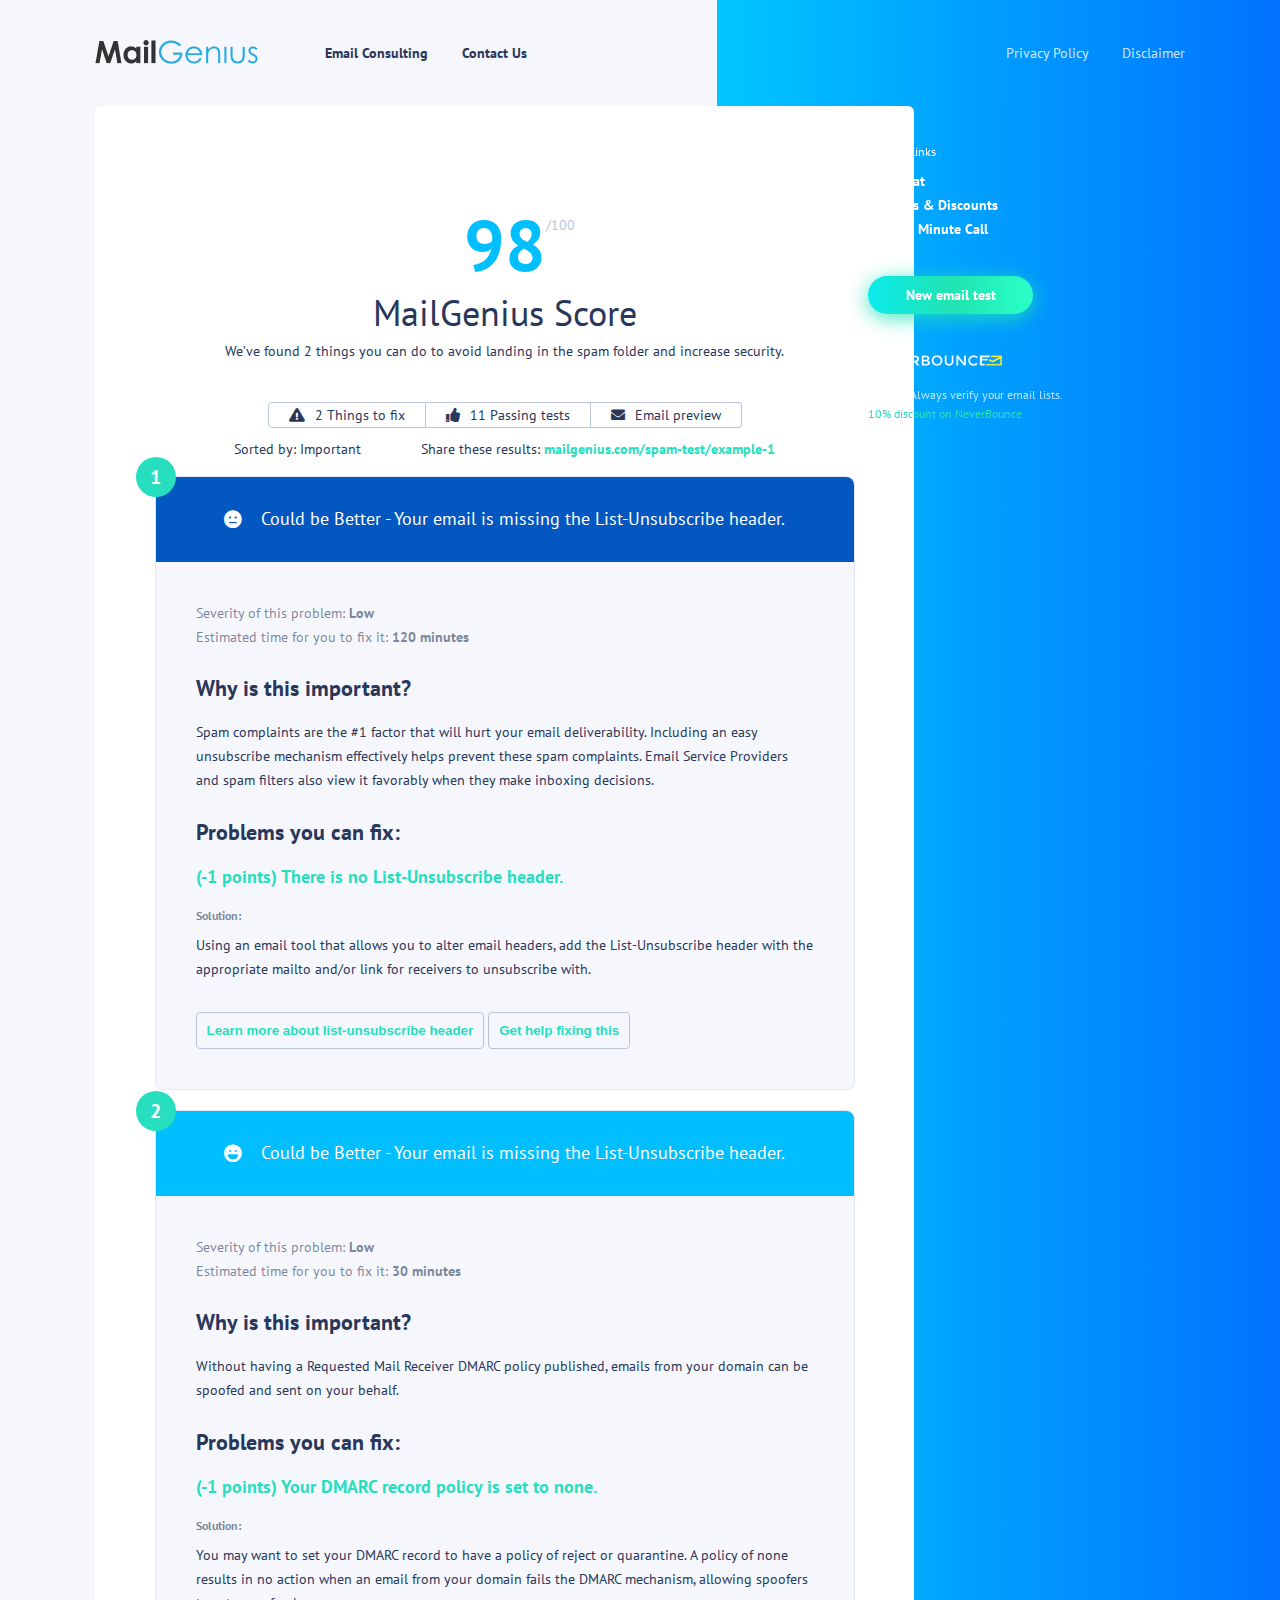
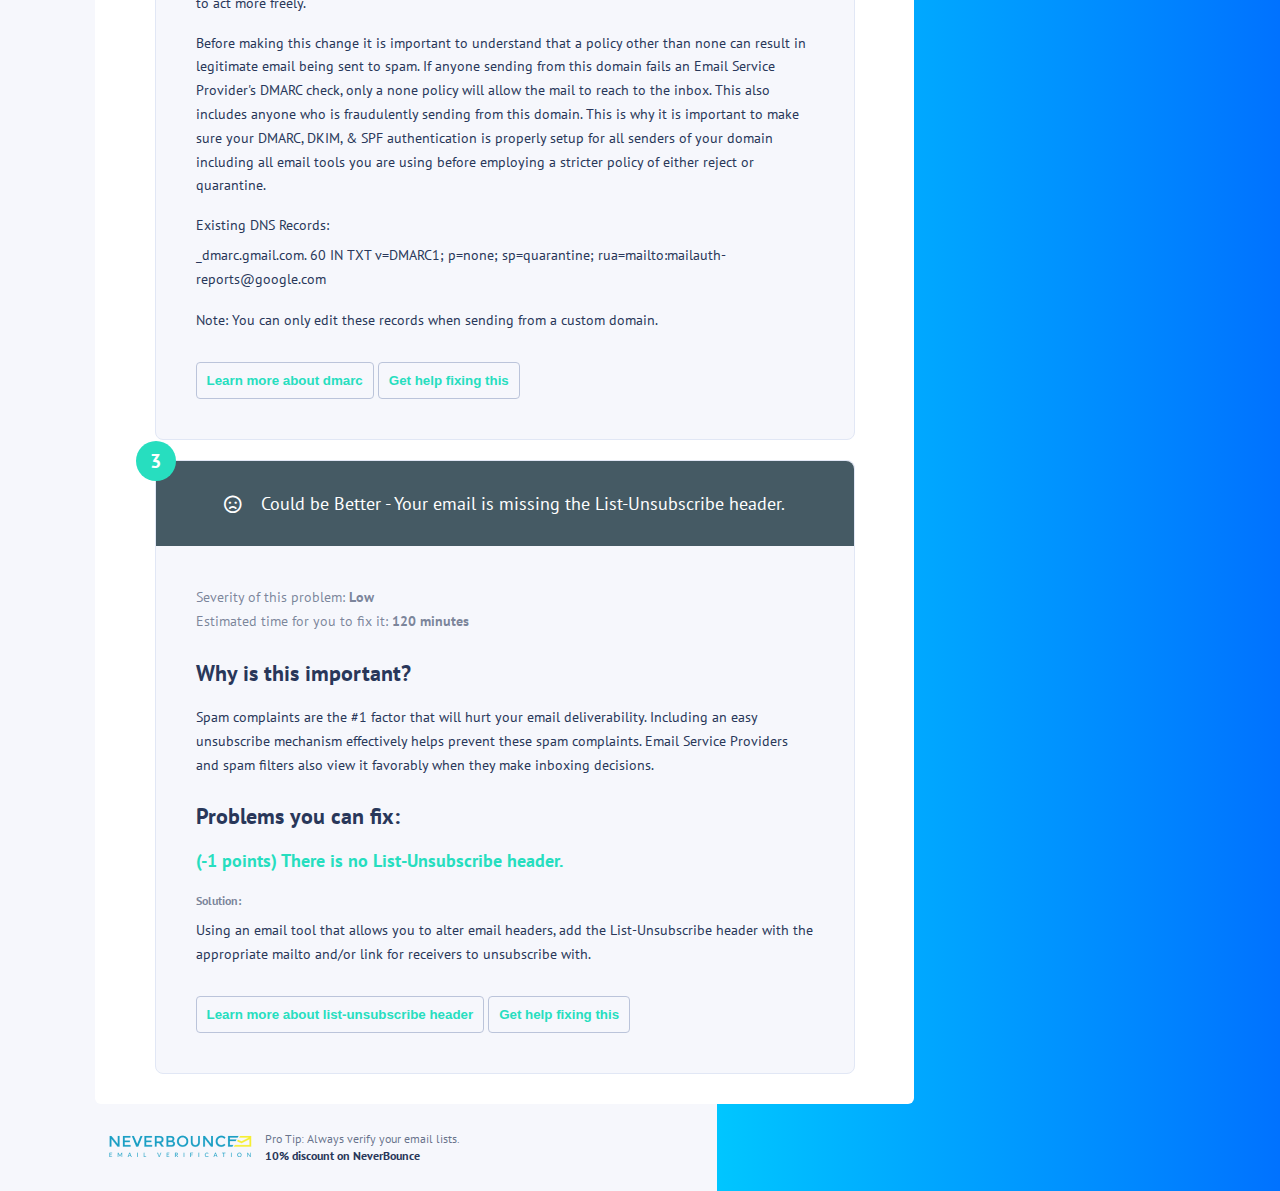
<file: homework-3.3/index.html>
<!DOCTYPE html>
<html lang="en">
<head>
    <meta charset="UTF-8">
    <meta name="viewport" content="width=device-width, initial-scale=1.0">
    <link href="https://fonts.googleapis.com/css?family=PT+Sans:400,700&display=swap" rel="stylesheet">
    <link rel="stylesheet" href="css/all.min.css">
    <link rel="stylesheet" href="css/style.css">
    <title>MailGenius Score</title>
</head>
<body class="gradient-bg">
    <header class="header gradient-bg">
        <div class="container d-flex align-items-center">
          <a href="" class="logo">
            <img src="img/logo.png" alt="">
          </a>
    
          <nav class="main-header-nav">
            <a href="#">Email Consulting</a>
            <a href="#">Contact Us</a>
          </nav>
          <nav class="info-header-nav">
            <a href="#">Privacy Policy</a>
            <a href="#">Disclaimer</a>
          </nav>
        </div>
        <!-- /.container -->
      </header>
      <!-- /.header -->
      <main class="main">
        <section class="process-screen">
            <div class="container d-flex align-items-center">
                <div class="process-screen-content d-flex flex-column">
                  <div class="process-screen-body mx-auto">
                    <div class="process-screen-header">
                        <div class="mailscore-num">98<span>/100</span></div>
                        <h3 class="process-screen-title">MailGenius Score</h3>
                        <p>We’ve found 2 things you can do to avoid landing in the spam folder and increase security.</p>
                    
                        <div class="score-checkbox-group d-flex justify-content-center">
                            <!-- чекбоксы! -->
                            <div class="things-to-fix">
                              <input type="checkbox" name="score-checkbox" id="to-fix">
                              <label for="to-fix"><i class="fas fa-exclamation-triangle"></i>2 Things to fix</label>
                            </div>
                            <div class="passing-tests">
                              <input type="checkbox" name="score-checkbox" id="passing-tests">
                              <label for="passing-tests"><i class="fas fa-thumbs-up"></i>11 Passing tests</label>
                            </div>
                            <div class="email-preview">
                              <input type="checkbox" name="score-checkbox" id="email-preview">
                              
                              <label for="email-preview"><i class="fas fa-envelope"></i>Email preview</label>
                            </div>
                            
                        </div>
                        <div class="results-filter d-flex justify-content-center">
                          <span class="sorted-by">Sorted by: Important</span>
                          <span class="share-results">Share these results: <a href="#"> mailgenius.com/spam-test/example-1</a></span>
                      </div>
                    </div>
                    <div class="score-results">
                        <div class="results-header results-could-be-better d-flex align-items-center justify-content-center ">
                          <span class="score-results-num ">1</span>
                          <i class="fas fa-meh"></i>
                            <p>Could be Better - Your email is missing the List-Unsubscribe header.</p>
                        </div>
                        <div class="score-results-inner">
                        <div class="problem-desq">
                          <p>Severity of this problem: <strong> Low </strong></p>
                          <p>Estimated time for you to fix it: <strong> 120 minutes</strong> </p>
                      </div>

                        <h5>Why is this important?</h5>
                        <p>Spam complaints are the #1 factor that will hurt your email deliverability. Including an easy unsubscribe mechanism effectively helps prevent these spam complaints. Email Service Providers and spam filters also view it favorably when they make inboxing decisions.</p>
                        <h5>Problems you can fix:</h5>
                        <span class="score-results-point">(-1 points) There is no List-Unsubscribe header.</span>
                        <h6>Solution:</h6>
                        <p>Using an email tool that allows you to alter email headers, add the List-Unsubscribe header with the appropriate mailto and/or link for receivers to unsubscribe with.</p>
                        <button>Learn more about list-unsubscribe header</button>
                        <button>Get help fixing this</button>
                        </div>
                    </div>




                    <div class="score-results">
                      <div class="results-header results-good d-flex align-items-center justify-content-center ">
                        <span class="score-results-num ">2</span>
                        <i class="fas fa-laugh"></i>
                          <p>Could be Better - Your email is missing the List-Unsubscribe header.</p>
                      </div>
                      <div class="score-results-inner">
                      <div class="problem-desq">
                        <p>Severity of this problem: <strong> Low </strong></p>
                        <p>Estimated time for you to fix it: <strong> 30 minutes</strong> </p>
                    </div>

                      <h5>Why is this important?</h5>
                      <p>Without having a Requested Mail Receiver DMARC policy published, emails from your domain can be spoofed and sent on your behalf.</p>
                      <h5>Problems you can fix:</h5>
                      <span class="score-results-point">(-1 points) Your DMARC record policy is set to none.</span>
                      <h6>Solution:</h6>
                      <p>You may want to set your DMARC record to have a policy of reject or quarantine. A policy of none results in no action when an email from your domain fails the DMARC mechanism, allowing spoofers to act more freely.</p>
                      <p class="before-change">Before making this change it is important to understand that a policy other than none can result in legitimate email being sent to spam. If anyone sending from this domain fails an Email Service Provider's DMARC check, only a none policy will allow the mail to reach to the inbox. This also includes anyone who is fraudulently sending from this domain. This is why it is important to make sure your DMARC, DKIM, & SPF authentication is properly setup for all senders of your domain including all email tools you are using before employing a stricter policy of either reject or quarantine.</p>
                      <p class="dns-records">Existing DNS Records:</p>
                      <p>_dmarc.gmail.com. 60 IN TXT v=DMARC1; p=none; sp=quarantine; rua=mailto:mailauth-reports@google.com</p>
                      <p class="score-results-note">Note: You can only edit these records when sending from a custom domain.</p>
                      <button>Learn more about dmarc</button>
                      <button>Get help fixing this</button>
                      </div>
                  </div>






                  <div class="score-results">
                    <div class="results-header results-badly d-flex align-items-center justify-content-center ">
                      <span class="score-results-num ">3</span>
                      <i class="far fa-frown"></i>
                        <p>Could be Better - Your email is missing the List-Unsubscribe header.</p>
                    </div>
                    <div class="score-results-inner">
                    <div class="problem-desq">
                      <p>Severity of this problem: <strong> Low </strong></p>
                      <p>Estimated time for you to fix it: <strong> 120 minutes</strong> </p>
                  </div>

                    <h5>Why is this important?</h5>
                    <p>Spam complaints are the #1 factor that will hurt your email deliverability. Including an easy unsubscribe mechanism effectively helps prevent these spam complaints. Email Service Providers and spam filters also view it favorably when they make inboxing decisions.</p>
                    <h5>Problems you can fix:</h5>
                    <span class="score-results-point">(-1 points) There is no List-Unsubscribe header.</span>
                    <h6>Solution:</h6>
                    <p>Using an email tool that allows you to alter email headers, add the List-Unsubscribe header with the appropriate mailto and/or link for receivers to unsubscribe with.</p>
                    <button>Learn more about list-unsubscribe header</button>
                    <button>Get help fixing this</button>
                    </div>
                </div>

                
                  </div>
                </div>
                <div class="process-nav-bar">
                   <h4 class="nav-bar-title">Helpful Links</h4>
                   <ul class="helpful-links">
                       <li><a href="#">Live Chat</a></li>
                       <li><a href="#">Partners & Discounts</a></li>
                       <li><a href="#">Free 15 Minute Call</a></li>
                   </ul>
                   <button type="submit" class="btn gradient-btn">New email test</button>
                   <div class="nav-bar-neverbounce d-flex flex-column">
                        <a href="#"><img src="img/nav-bar-logo.png" alt="nav-bar-logo"></a>
                        <span class="nav-bar-text-protip">Pro Tip: Always verify your email lists.</span>
                        <span class="nav-bar-text-discount">10% discount on NeverBounce</span>
                    </div>

                    
                </div>
            </div>
        </section>
    </main>
    <footer class="footer">
        <div class="container d-flex align-items-center">
            <a href="#"><img src="img/footer-logo.png" alt=""></a>
            <div class="footer-text d-flex flex-column">
                <span>Pro Tip: Always verify your email lists.</span>
                <span class="text-bold" >10% discount on NeverBounce</span>
            </div>
        </div>
    </footer>
</body>
</html>
</file>
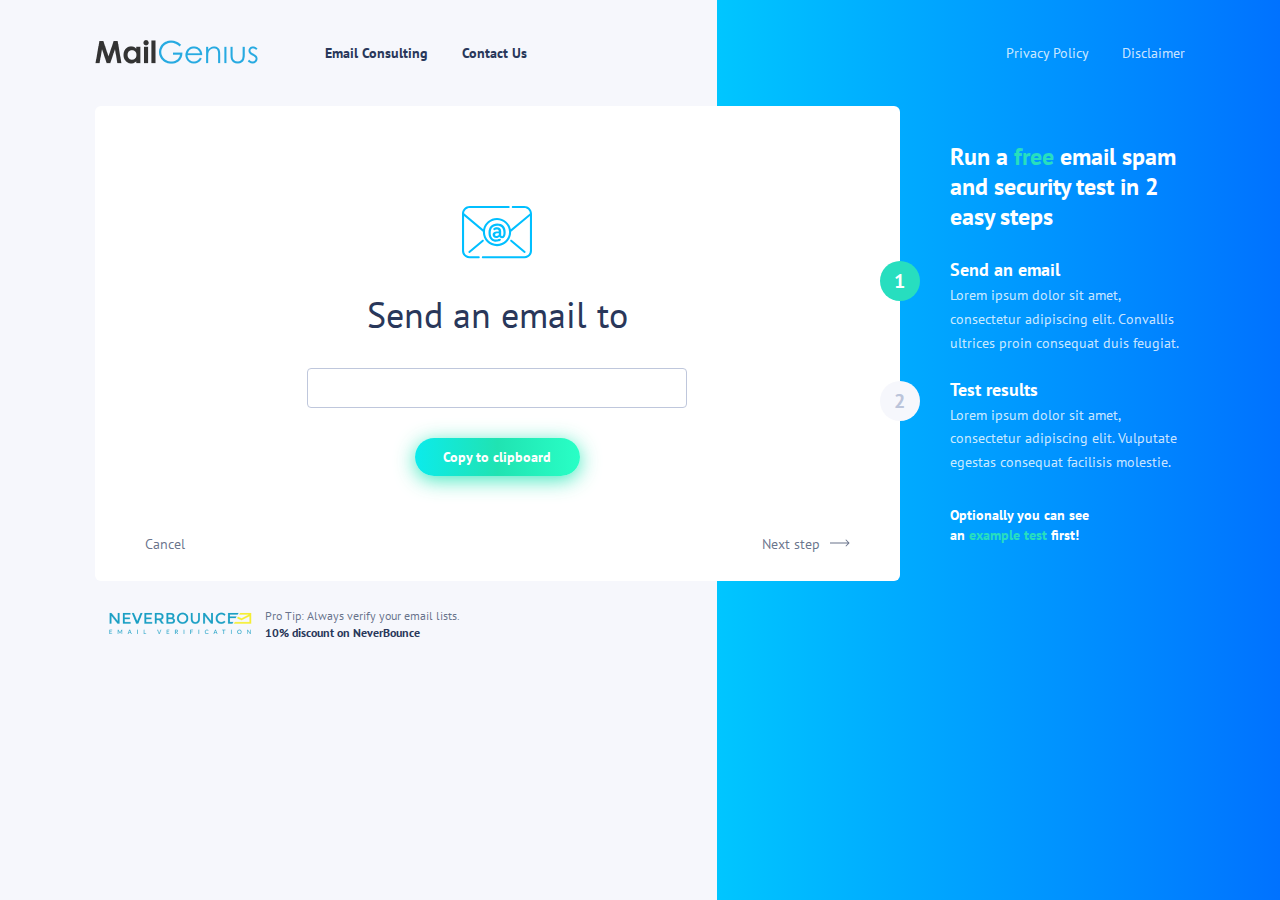
<file: homework-3.1/process-step-1.html>
<!DOCTYPE html>
<html lang="en">
<head>
    <meta charset="UTF-8">
    <meta name="viewport" content="width=device-width, initial-scale=1.0">
    <meta http-equiv="X-UA-Compatible" content="ie=edge">
    <link href="https://fonts.googleapis.com/css?family=PT+Sans:400,700&display=swap" rel="stylesheet">
    <link rel="stylesheet" href="css/style.css">
    <title>Document</title>
</head>
<body class="gradient-bg">
    <header class="header">
        <div class="container d-flex align-items-center">
          <a href="" class="logo">
            <img src="img/logo.png" alt="">
          </a>
    
          <nav class="main-header-nav">
            <a href="#">Email Consulting</a>
            <a href="#">Contact Us</a>
          </nav>
          <nav class="info-header-nav">
            <a href="#">Privacy Policy</a>
            <a href="#">Disclaimer</a>
          </nav>
        </div>
        <!-- /.container -->
      </header>
      <!-- /.header -->
      <main class="main">
          <section class="process-screen">
              <div class="container d-flex align-items-center">
                  <div class="process-screen-content d-flex flex-column">
                    <div class="process-screen-body mx-auto my-auto">
                        <form class="action-form d-flex flex-column align-items-center">
                            <img src="img/email-icon.svg" alt="" class="process-logo">
                            <h3 class="process-title">Send an email to</h3>
                            <input type="email" name="email" class="form-control">
                            <button type="submit" class="btn gradient-btn">Copy to clipboard</button>
                        </form>
                    </div>
                    <div class="process-screen-footer d-flex align-items-center justify-content-between">
                        <a href="#">Cancel</a>
                        <a href="#" class="next-screen-link d-flex align-items-center">Next step</a>
                    </div>
                      
                  </div>
                  <div class="process-steps">
                      <h4 class="process-steps-title">Run a <span class="text-green">free</span>  email spam and security test in 2 easy steps</h4>
                      <ul class="process-steps-list">
                          <li class="steps-list-item">
                              <span class="list-item-num active">1</span>
                              <h5 class="list-item-title">Send an email</h5>
                              <p class="list-item-desq">Lorem ipsum dolor sit amet, consectetur adipiscing elit. Convallis ultrices proin consequat duis feugiat.</p>
                          </li>
                          <li  class="steps-list-item">
                            <span class="list-item-num">2</span>
                            <h5 class="list-item-title">Test results</h5>
                            <p class="list-item-desq">Lorem ipsum dolor sit amet, consectetur adipiscing elit. Vulputate egestas consequat facilisis molestie.</p>
                        </li>
                      </ul>
                      <div class="optional-text">Optionally you can see an <span class="text-green"> example test</span> first!</div>
                  </div>
              </div>
          </section>
      </main>
      <footer class="footer">
          <div class="container d-flex align-items-center">
              <a href="#"><img src="img/footer-logo.png" alt=""></a>
              <div class="footer-text d-flex flex-column">
                  <span>Pro Tip: Always verify your email lists.</span>
                  <span class="text-bold" >10% discount on NeverBounce</span>
              </div>
          </div>
      </footer>
</body>
</html>
</file>
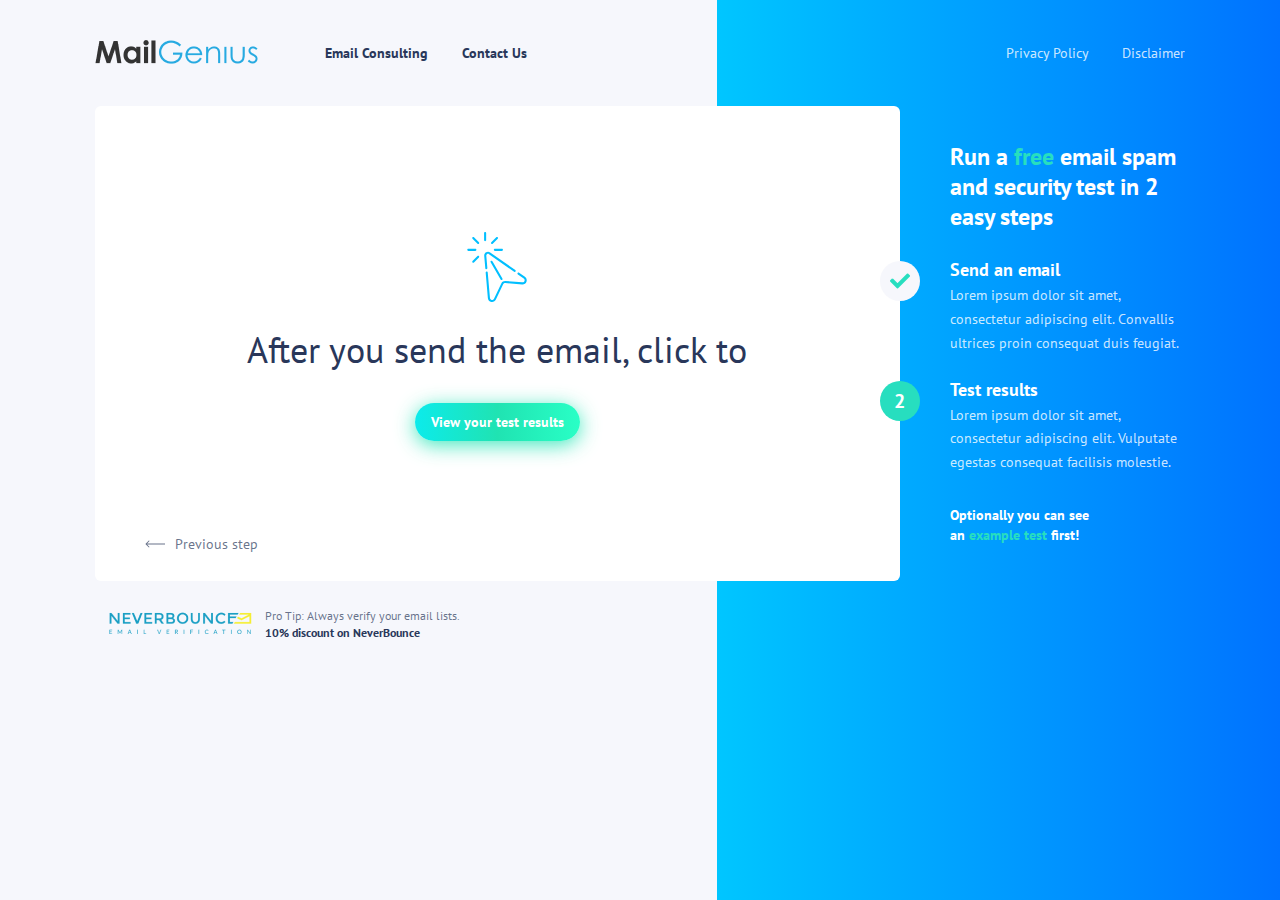
<file: homework-3.1/process-step-2.html>
<!DOCTYPE html>
<html lang="en">
<head>
    <meta charset="UTF-8">
    <meta name="viewport" content="width=device-width, initial-scale=1.0">
    <meta http-equiv="X-UA-Compatible" content="ie=edge">
    <link href="https://fonts.googleapis.com/css?family=PT+Sans:400,700&display=swap" rel="stylesheet">
    <link rel="stylesheet" href="css/style.css">
    <title>Document</title>
</head>
<body class="gradient-bg">
    <header class="header">
        <div class="container d-flex align-items-center">
          <a href="" class="logo">
            <img src="img/logo.png" alt="">
          </a>
    
          <nav class="main-header-nav">
            <a href="#">Email Consulting</a>
            <a href="#">Contact Us</a>
          </nav>
          <nav class="info-header-nav">
            <a href="#">Privacy Policy</a>
            <a href="#">Disclaimer</a>
          </nav>
        </div>
        <!-- /.container -->
      </header>
      <!-- /.header -->
      <main class="main">
          <section class="process-screen">
              <div class="container d-flex align-items-center">
                  <div class="process-screen-content d-flex flex-column">
                    <div class="process-screen-body mx-auto my-auto">
                        <form class="action-form d-flex flex-column align-items-center">
                            <img src="img/send-email-icon.svg" alt="" class="process-logo">
                            <h3 class="process-title">After you send the email, click to</h3>
                            <button type="submit" class="btn gradient-btn">View your test results</button>
                        </form>
                    </div>
                    <div class="process-screen-footer d-flex align-items-center justify-content-between">
                        <a href="#" class="previous-step-link">Previous step</a>
                    </div>
                      
                  </div>
                  <div class="process-steps">
                      <h4 class="process-steps-title">Run a <span class="text-green">free</span>  email spam and security test in 2 easy steps</h4>
                      <ul class="process-steps-list">
                          <li class="steps-list-item">
                              <span class="list-item-num step-finished">1</span>
                              <h5 class="list-item-title">Send an email</h5>
                              <p class="list-item-desq">Lorem ipsum dolor sit amet, consectetur adipiscing elit. Convallis ultrices proin consequat duis feugiat.</p>
                          </li>
                          <li  class="steps-list-item">
                            <span class="list-item-num active">2</span>
                            <h5 class="list-item-title">Test results</h5>
                            <p class="list-item-desq">Lorem ipsum dolor sit amet, consectetur adipiscing elit. Vulputate egestas consequat facilisis molestie.</p>
                        </li>
                      </ul>
                      <div class="optional-text">Optionally you can see an <span class="text-green"> example test</span> first!</div>
                  </div>
              </div>
          </section>
      </main>
      <footer class="footer">
          <div class="container d-flex align-items-center">
              <a href="#"><img src="img/footer-logo.png" alt=""></a>
              <div class="footer-text d-flex flex-column">
                  <span>Pro Tip: Always verify your email lists.</span>
                  <span class="text-bold" >10% discount on NeverBounce</span>
              </div>
          </div>
      </footer>
</body>
</html>
</file>
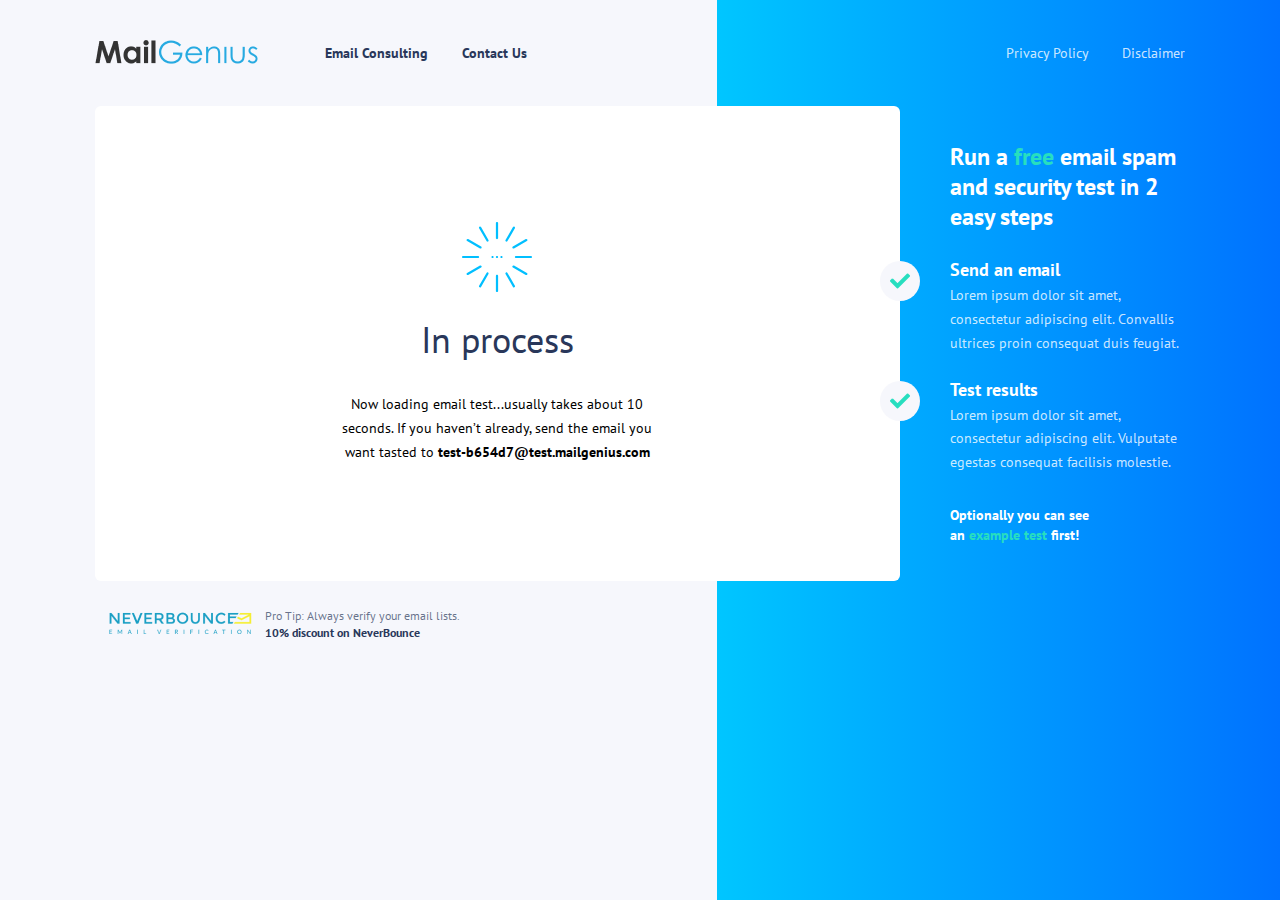
<file: homework-3.1/process-step-3.html>
<!DOCTYPE html>
<html lang="en">
<head>
    <meta charset="UTF-8">
    <meta name="viewport" content="width=device-width, initial-scale=1.0">
    <meta http-equiv="X-UA-Compatible" content="ie=edge">
    <link href="https://fonts.googleapis.com/css?family=PT+Sans:400,700&display=swap" rel="stylesheet">
    <link rel="stylesheet" href="css/style.css">
    <title>Document</title>
</head>
<body class="gradient-bg">
    <header class="header">
        <div class="container d-flex align-items-center">
          <a href="" class="logo">
            <img src="img/logo.png" alt="">
          </a>
    
          <nav class="main-header-nav">
            <a href="#">Email Consulting</a>
            <a href="#">Contact Us</a>
          </nav>
          <nav class="info-header-nav">
            <a href="#">Privacy Policy</a>
            <a href="#">Disclaimer</a>
          </nav>
        </div>
        <!-- /.container -->
      </header>
      <!-- /.header -->
      <main class="main">
          <section class="process-screen">
              <div class="container d-flex align-items-center">
                  <div class="process-screen-content d-flex flex-column">
                    <div class="process-screen-body mx-auto my-auto">
                        <form class="action-form d-flex flex-column align-items-center">
                            <img src="img/loading-icon.svg" alt="" class="process-logo">
                            <h3 class="process-title">In process</h3>
                            <p class="in-process-text">Now loading email test...usually takes about 10 seconds. If you haven’t already, send the email you want tasted to <strong>test-b654d7@test.mailgenius.com</strong></p>
                        </form>
                    </div>
                      
                  </div>
                  <div class="process-steps">
                      <h4 class="process-steps-title">Run a <span class="text-green">free</span>  email spam and security test in 2 easy steps</h4>
                      <ul class="process-steps-list">
                          <li class="steps-list-item">
                              <span class="list-item-num step-finished">1</span>
                              <h5 class="list-item-title">Send an email</h5>
                              <p class="list-item-desq">Lorem ipsum dolor sit amet, consectetur adipiscing elit. Convallis ultrices proin consequat duis feugiat.</p>
                          </li>
                          <li  class="steps-list-item">
                            <span class="list-item-num step-finished">2</span>
                            <h5 class="list-item-title">Test results</h5>
                            <p class="list-item-desq">Lorem ipsum dolor sit amet, consectetur adipiscing elit. Vulputate egestas consequat facilisis molestie.</p>
                        </li>
                      </ul>
                      <div class="optional-text">Optionally you can see an <span class="text-green"> example test</span> first!</div>
                  </div>
              </div>
          </section>
      </main>
      <footer class="footer">
          <div class="container d-flex align-items-center">
              <a href="#"><img src="img/footer-logo.png" alt=""></a>
              <div class="footer-text d-flex flex-column">
                  <span>Pro Tip: Always verify your email lists.</span>
                  <span class="text-bold" >10% discount on NeverBounce</span>
              </div>
          </div>
      </footer>
</body>
</html>
</file>
<file: homework-3.2/css/style.css>
* {
    box-sizing: border-box;
  }
  .bg-home {
    background: url(../img/bg-top.png) 0 0 /95% no-repeat, url(../img/bg-bottom.png) 100% 150% no-repeat;
}
  body {
    font: 400 14px/1 'PT Sans', sans-serif;
    margin: 0;
    width: 100%;
}

  
  a {
    text-decoration: none;
    color: inherit;
  }
  
  button {
    border: none;
    background-color: transparent;
  }
  
  p, h1, h2, h3, h4, h5, h6 {
    margin: 0;
  }
  
  .d-flex {
    display: flex;
  }
  
  .align-items-center {
    align-items: center;
    padding: 0;
  }
  
  .justify-content-center {
    justify-content: center;
  }
  
  .justify-content-between {
    justify-content: space-between;
  }
  
  .container {
    max-width: 1114px;
   padding: 0 15px;
   margin: auto;
  }
  
  .btn {
    font-family: "PT Sans", sans-serif;
    font-weight: 700;
    font-size: 18px;
    line-height: 1.333;
    padding: 16px 30px;
  }
  
  .btn-default {
    background: linear-gradient(90deg, #0CEBEB 0%, #20E3B2 50%, #29FFC6 100%);
    box-shadow: 0px 4px 20px rgba(32, 228, 179, 0.85);
    border-radius: 30px;
    color: #fff;
    cursor: pointer;
  }
  /* /general */


  .header {
    padding: 40px 0;
    width: 100%;
    left: 0;
    top: 0;
  }
  
  header nav a:hover {
    box-shadow: 0px 2px 15px rgba(2, 71, 149, 0.15);
    border-radius: 4px;
  }
  .main-header-nav {
    color: #ffffff;
    font-weight: 700;
    margin-left: 66px;
  }

  
  .main-header-nav a+a, 
  .info-header-nav a+a {
    margin-left: 30px;
  }
  
  .info-header-nav {
    color: rgba(255, 255, 255, 0.8);
    margin-left: auto;
  }
  /* /header  */

  
  .inner {
    height: 100vh;
    padding-top: 106px;
    min-height: 910px;
  }

  .inner-call-to-action {
    max-width: 600px;
    position: relative;
  }
  
  .inner-call-to-action::after {
    content: "";
    width: 738px;
    height: 611px;
    background: url(../img/bg-inner.png) no-repeat; 
    position: absolute;
    top: -100px;
    right: -655px;
  }
  
  .call-to-action-title {
    font-size: 48px;
    color: #fff;
    line-height: 1.29;
    margin-top: 90px;
    position: relative;
    z-index: 1;
  }
  
  .call-to-action-desq {
    font-size: 18px;
    line-height: 1.33;
    color: rgba(255, 255, 255, 0.8);
    margin-top: 20px;
    max-width: 383px;
    margin-bottom: 45px;
  }
  
  .call-to-action-desq >strong {
    color: #fff;
  }
  
  .test-your-email {
    display: inline-block;
    margin-bottom: 270px;
  }
  
  .email-not-required {
    margin-top: 15px;
    color: rgba(255, 255, 255, 0.8);
    font-size: 14px;
  }
  
  .email-not-required span {
    margin-left: 15px;
  }
  
.inner-services-wrap {
    margin-top: 95px;
  }

  .email-providers{
    text-transform: uppercase;
    color: #27DEBF;
    line-height: 1.28;
    letter-spacing: 0.03em;
    margin-bottom: 27px;
  }
  
  .inner-services-title {
    font-size: 36px;
    font-weight: 700;
    line-height: 1.29;
    margin-bottom: 30px;
    color: #29375A;
    max-width: 550px;
  }
  
  .inner-service-list-item {
    width: 165px;
    height: 165px;
    cursor: pointer;
    border-radius: 4px;
  }
  
  .inner-service-list-item:hover{
    background-color: #fff;
    box-shadow: 0px 2px 15px rgba(2, 71, 149, 0.15);
    border-radius: 4px;
  }
  
  .inner-service-list-item:hover svg .fill-black  {
    fill: black;
  }

  .inner-service-list-item + .inner-service-list-item {
    margin-left: 10px;
  }
</file>
<file: homework-3.3/css/style.css>
*, *::before, *::after {
    box-sizing: border-box;
  }
  
  html {
    font-size: 14px;
  }
  
  body {
    font: 400 1rem/1 'PT Sans', sans-serif;
    margin: 0;
  }
  
  a {
    text-decoration: none;
    color: inherit;
    outline: none;
  }
  
  ul {
    padding: 0;
    margin: 0;
    list-style: none;
  }
  
  
  button {
    border: none;
    background-color: transparent;
    cursor: pointer;
    padding: 0;
  }
  
  input, textarea {
    border: none;
    outline: none;
  }
  
  textarea {
    resize: vertical;
  }
  
  img {
    max-width: 100%;
  }
  
  p, h1, h2, h3, h4, h5, h6 {
    margin: 0;
  }
  
  .container {
    max-width: 1120px;
    margin: 0 auto;
    padding: 0 15px;
  }
  
  .d-flex {
    display: flex;
  }
  
  .flex-column {
      flex-direction: column;
  }
  
  .align-items-center {
    align-items: center;
  }
  
  .justify-content-center {
    justify-content: center;
  }
  
  .justify-content-between {
    justify-content: space-between;
  }
  
  .ml-auto {
    margin-left: auto;
  }

  .mr-auto {
      margin-right: auto;
  }

 .mt-auto {
        margin-top: auto;
    }

    .mb-auto {
        margin-bottom: auto;
    }


    .mx-auto {
        margin-left: auto;
        margin-right: auto;
    }

    .my-auto {
        margin-top: auto;
        margin-bottom: auto;
    }

    .form-control {
        border: 1px solid #BFC7DC;
        border-radius: 4px;
        padding: 0 20px;
        height: 40px;
        color: #29375A;
        font-size: 1rem;
        font-family: 'PT Sans', sans-serif;
      }

      .btn {
        font-size: 1rem;
        font-family: 'PT Sans', sans-serif;
        font-weight: 700;
        padding: 10px 0;
        outline: none;
      }

      .gradient-btn {
          min-width: 165px;
          color: #fff;
          background: linear-gradient(
              90deg, 
              #0CEBEB 0%, 
              #20E3B2 50%, 
              #29FFC6 100%
              );
              box-shadow: 0px 4px 20px rgba(32, 228, 179, 0.85);
            border-radius: 30px;
      }

.text-green {
    color: #27DEBF !important;
}

.text-bold {
    font-weight: 700;
}
.gradient-bg {
    background: linear-gradient(
        to right,
        #F6F7FC 0%, 56%,
        #00C6FF 56%, 
        #0072FF 100%);
}

  .header {
    padding: 40px 0;
    position: fixed;
    left: 0;
    top: 0;
    z-index: 10;
    width: 100%;
  }
  
  .main-header-nav {
    color: #29375A;
    font-weight: 700;
    margin-left: 66px;
  }
  
  .main-header-nav a + a,
  .info-header-nav a + a {
    margin-left: 30px;
  }
  
  .info-header-nav {
    color: rgba(255, 255, 255, 0.8);
    margin-left: auto;
  }

  .main {
      padding-top: 106px;
  }

  .process-screen-content{
    width: 819px;
    background-color: #fff;
    border-radius: 6px;
    padding: 30px 50px;
  }

  .process-screen-body {
      color: #29375A;
  }

  .process-screen-header {
      text-align: center;
  }
.mailscore-num {
    position: relative;
    margin: 63px 0 12px 0;
    font-weight: 700;
    font-size: 72px;  
    line-height: 1.29;
    color: #01BFFF;      
}
.mailscore-num span {
    font-weight: 400;
    font-size: 14px;  
    line-height: 1.7;
    color: #BBC4DA;
    position: absolute;
    top: 15px;
}

.process-screen-title {
    font-weight: 400;
    font-size: 36px;
    line-height: 0.5;
    padding-bottom: 22px;
}

.score-checkbox-group {
  margin: 50px 0 20px 0;
}

.score-checkbox-group input[type="checkbox"] {
  display: none;
}
.score-checkbox-group label {
  width: 164px;
  height: 30px;
  border: 1px solid #BBC4DA;
  font-size: 14px;
  line-height: 1.7px;
  padding: 3px 20px;
  cursor: pointer;
}
.passing-tests label,
.email-preview label {
  border-left: none;
}
.things-to-fix label {
  border-radius: 4px 0px 0px 4px;
}

.email-preview label {
  border-radius: 0px 4px 4px 0px;
}
.score-checkbox-group input[type="checkbox"]:checked + label {
  background: #01BFFF;
  color: #fff;
}
.fa-exclamation-triangle,
.fa-thumbs-up,
.fa-envelope {
padding-right: 10px;
}



.results-filter .share-results {
  padding-left: 60px;
}
.results-filter .share-results a {
  color: #27DEBF;
  font-weight: 700;
}
.score-results {
    margin-top: 20px;
    width: 700px;
    background: #F6F7FC;
    border: 1px solid #E1E7F5;
    box-sizing: border-box;
    border-radius: 8px;
}
.score-results-inner {
  margin: 40px;
}
.results-could-be-better {
  background: #0257C0;
}
.results-good {
background: #01BFFF;
}
.results-badly {
  background: #455A64;
}
.score-results-inner p {
  line-height: 1.7;
}

.before-change {
  padding: 16px 0;
}
.dns-records {
  padding-bottom: 6px;
}
.score-results-note {
  padding-top: 17px;
}
.score-results-inner h5 {
  font-size: 22px;
  line-height: 1.09;
  padding: 28px 0 20px 0;
}
.score-results-inner h6 {
  font-size: 12px;
  line-height: 2;
  color: rgba(41, 55, 90, 0.6);
  padding: 16px 0 6px 0;
}

.score-results-num {
  position: absolute;
  z-index: 1;
  top: -20px;
  left: -20px;
  width: 40px;
  height: 40px;
  border-radius: 50%;
  background: #27DEBF;
  color: #fff;
  font-weight: 700;
  font-size: 20px;
  line-height: 40px;
  text-align: center;
}
.results-header {
    text-align: center;
    height: 85px;
    font-size: 18px;
    color: #FFFFFF;
    padding: 33px 0 ;
    border-radius: 8px 8px 0px 0px;
    margin-bottom: 35px;
    position: relative;
}
.results-header p {
  padding-left: 20px;
}
.problem-desq {
  color: rgba(41, 55, 90, 0.6);
  line-height: 1.7;
}
.score-results-point {
  font-weight: 700;
  font-size: 18px;
  line-height: 1.3;
  color: #27DEBF;
}
.score-results button {
  color: #27DEBF;
  font-weight: 700;
  padding: 10px;
  border: 1px solid #BBC4DA;
  box-sizing: border-box;
  border-radius: 4px;
  margin-top: 30px;
}

.process-nav-bar {
    padding-left: 50px;
    width: 290px;
    color: #fff;
    position: fixed;
    top: 140px;
    right: 172px;
    z-index: 1;
}
.nav-bar-title {
    font-weight: 400;
    font-size: 12px;
    line-height: 2;
    margin-bottom: 6px;
}
  .helpful-links {
    font-weight: 700;
    font-size: 14px;
    line-height: 1.7;
    margin-bottom: 35px;
  }
.nav-bar-neverbounce {
    margin-top: 40px;
}
.nav-bar-neverbounce span {
    font-size: 12px;
    line-height: 1.16;
}
.nav-bar-text-protip {
    color: rgba(255, 255, 255, 0.7);
    margin-top: 20px;
    margin-bottom: 5px;
}
.nav-bar-text-discount {
    color: #27DEBF;
}




  .footer {
      padding: 20px 0;
  }

  .footer-text {
      font-size: 0.86rem;
      color: rgba(41, 55, 90, 0.7);
  }

  .footer-text span + span {
      margin-top: 5px;
  }

  .footer-text span:last-child {
    color: #29375A;
  }
</file>
<file: homework-3.1/css/style.css>
*, *::before, *::after {
    box-sizing: border-box;
  }
  
  html {
    font-size: 14px;
  }
  
  body {
    font: 400 1rem/1 'PT Sans', sans-serif;
    margin: 0;
  }
  
  a {
    text-decoration: none;
    color: inherit;
    outline: none;
  }
  
  ul {
    padding: 0;
    margin: 0;
    list-style: none;
  }
  
  
  button {
    border: none;
    background-color: transparent;
    cursor: pointer;
    padding: 0;
  }
  
  input, textarea {
    border: none;
    outline: none;
  }
  
  textarea {
    resize: vertical;
  }
  
  img {
    max-width: 100%;
  }
  
  p, h1, h2, h3, h4, h5, h6 {
    margin: 0;
  }
  
  .container {
    max-width: 1120px;
    margin: 0 auto;
    padding: 0 15px;
  }
  
  .d-flex {
    display: flex;
  }
  
  .flex-column {
      flex-direction: column;
  }
  
  .align-items-center {
    align-items: center;
  }
  
  .justify-content-center {
    justify-content: center;
  }
  
  .justify-content-between {
    justify-content: space-between;
  }
  
  .ml-auto {
    margin-left: auto;
  }

  .mr-auto {
      margin-right: auto;
  }

 .mt-auto {
        margin-top: auto;
    }

    .mb-auto {
        margin-bottom: auto;
    }


    .mx-auto {
        margin-left: auto;
        margin-right: auto;
    }

    .my-auto {
        margin-top: auto;
        margin-bottom: auto;
    }

    .form-control {
        border: 1px solid #BFC7DC;
        border-radius: 4px;
        padding: 0 20px;
        height: 40px;
        color: #29375A;
        font-size: 1rem;
        font-family: 'PT Sans', sans-serif;
      }

      .btn {
        font-size: 1rem;
        font-family: 'PT Sans', sans-serif;
        font-weight: 700;
        padding: 10px 0;
        outline: none;
      }

      .gradient-btn {
          min-width: 165px;
          color: #fff;
          background: linear-gradient(
              90deg, 
              #0CEBEB 0%, 
              #20E3B2 50%, 
              #29FFC6 100%
              );
              box-shadow: 0px 4px 20px rgba(32, 228, 179, 0.85);
            border-radius: 30px;
      }

.text-green {
    color: #27DEBF !important;
}

.text-bold {
    font-weight: 700;
}
.gradient-bg {
    background: linear-gradient(
        to right,
        #F6F7FC 0%, 56%,
        #00C6FF 56%, 
        #0072FF 100%);
}

  .header {
    padding: 40px 0;
    position: absolute;
    left: 0;
    top: 0;
    width: 100%;
  }
  
  .main-header-nav {
    color: #29375A;
    font-weight: 700;
    margin-left: 66px;
  }
  
  .main-header-nav a + a,
  .info-header-nav a + a {
    margin-left: 30px;
  }
  
  .info-header-nav {
    color: rgba(255, 255, 255, 0.8);
    margin-left: auto;
  }

  .main {
      padding-top: 106px;
  }

  .process-screen-content{
    width: 819px;
    height: 475px;
    background-color: #fff;
    border-radius: 6px;
    padding: 30px 50px;
  }

  .process-logo {
      margin-bottom: 30px;
  }

  .process-title {
      font-size: 2.57rem;
      color: #29375A;
      font-weight: 400;
      margin-bottom: 35px;
  }

  

  .action-form .form-control {
     width: 380px;
     margin-bottom: 30px;
  }

  .process-screen-footer {
    color: rgba(41, 55, 90, 0.7);
  }

  .in-process-text {
    max-width: 337px;
    line-height: 1.7;
    text-align: center;
  }

  .next-screen-link::after {
    content: "";
    width: 20px;
    height: 9px;
    display: inline-block;
    background: url(../img/arrow-icon.svg) no-repeat;
    background-size: contain;
    margin-left: 10px;
  }

  .previous-step-link::before {
    content: "";
    width: 20px;
    height: 9px;
    display: inline-block;
    background: url(../img/Arrow-icon-previous.svg) no-repeat;
    background-size: contain;
    margin-right: 10px;
  }

.process-steps {
    padding-left: 50px;
    width: 290px;
}

  .process-steps-title {
    font-size: 1.7rem;
    line-height: 1.25;
    font-weight: 700;
    color: #fff;
    margin-bottom: 30px;
  }

  .process-steps-list {
      margin-bottom: 30px;
  }

  .steps-list-item {
      position: relative;
  }

  .list-item-num {
      position: absolute;
      background-color: #F6F7FC;
      width: 40px;
      height: 40px;
      line-height: 40px;
      border-radius: 50%;
      font-weight: 700;
      font-size: 1.42rem;
      color: #BBC4DA;
      text-align: center;
      left: -70px;
      top: 0;
  }

  .list-item-num.active {
     background-color: #27DEBF;
     color: #fff;
  }
  .steps-list-item + .steps-list-item  {
    margin-top: 25px;
  }

  .step-finished {
    background: url(../img/done-icon.png) no-repeat 10px, #F6F7FC;
     color: transparent;
  } 

  .list-item-title {
      color: #fff;
      font-size: 1.28rem;
      font-weight: 700;
      margin-bottom: 5px;
  }

  .list-item-desq {
      line-height: 1.7;
      color: rgba(255, 255, 255, 0.8);
  }

  .optional-text {
      font-weight: 700;
      line-height: 1.43;
      color: #fff;
      max-width: 150px;
  }

  .footer {
      padding: 20px 0;
  }

  .footer-text {
      font-size: 0.86rem;
      color: rgba(41, 55, 90, 0.7);
  }

  .footer-text span + span {
      margin-top: 5px;
  }

  .footer-text span:last-child {
    color: #29375A;
  }
</file>
